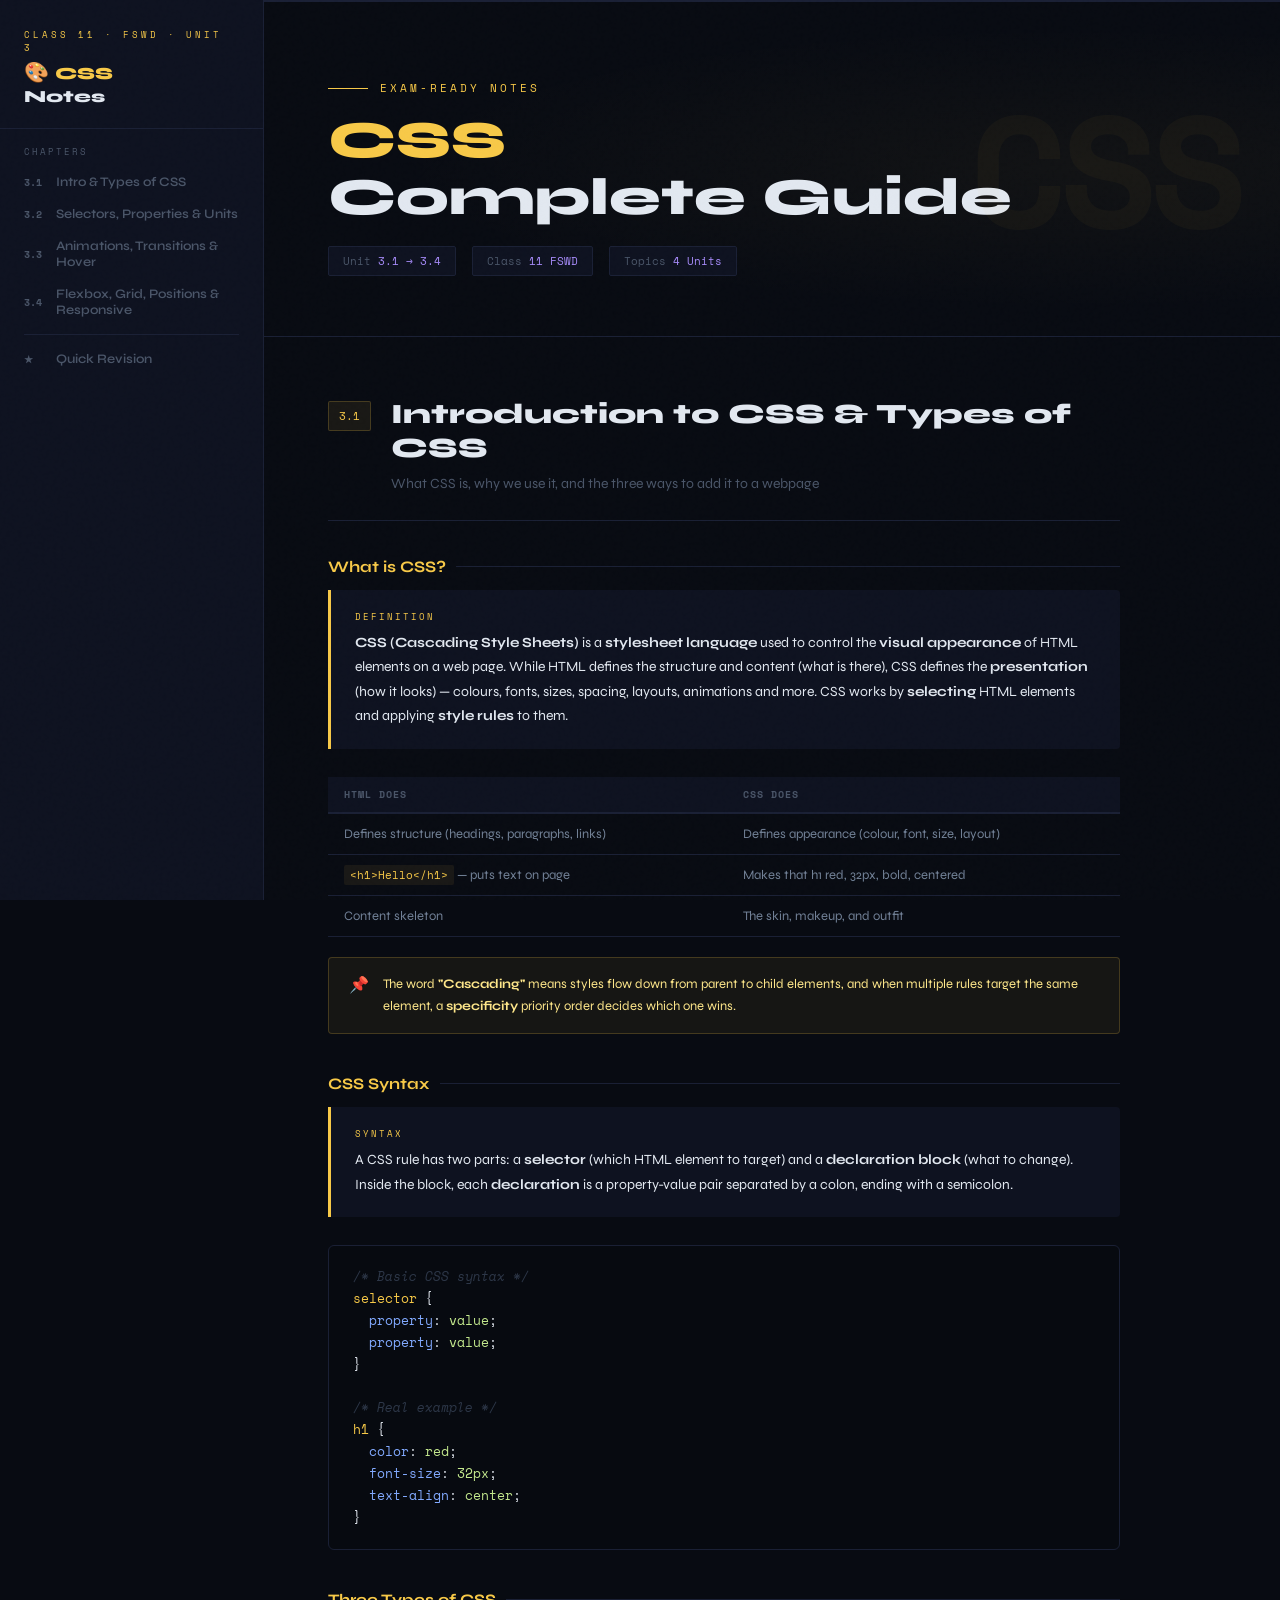
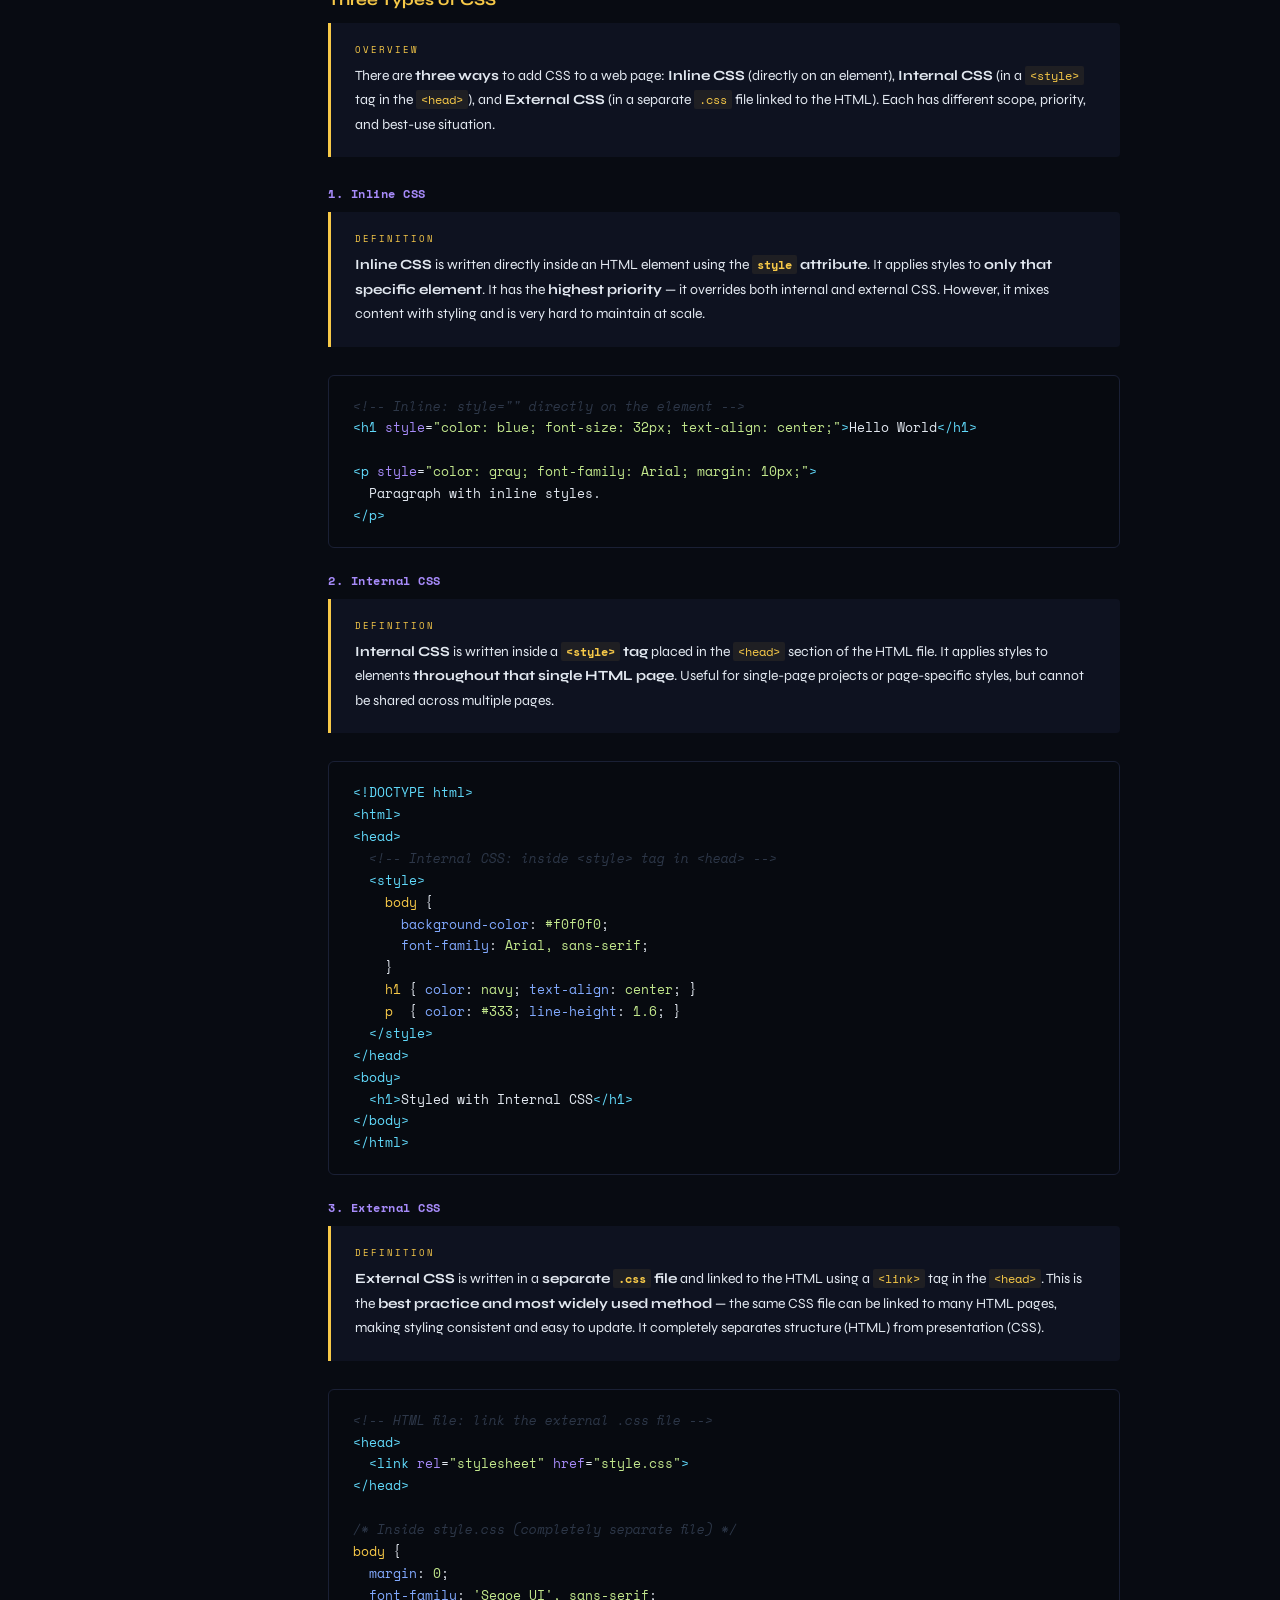
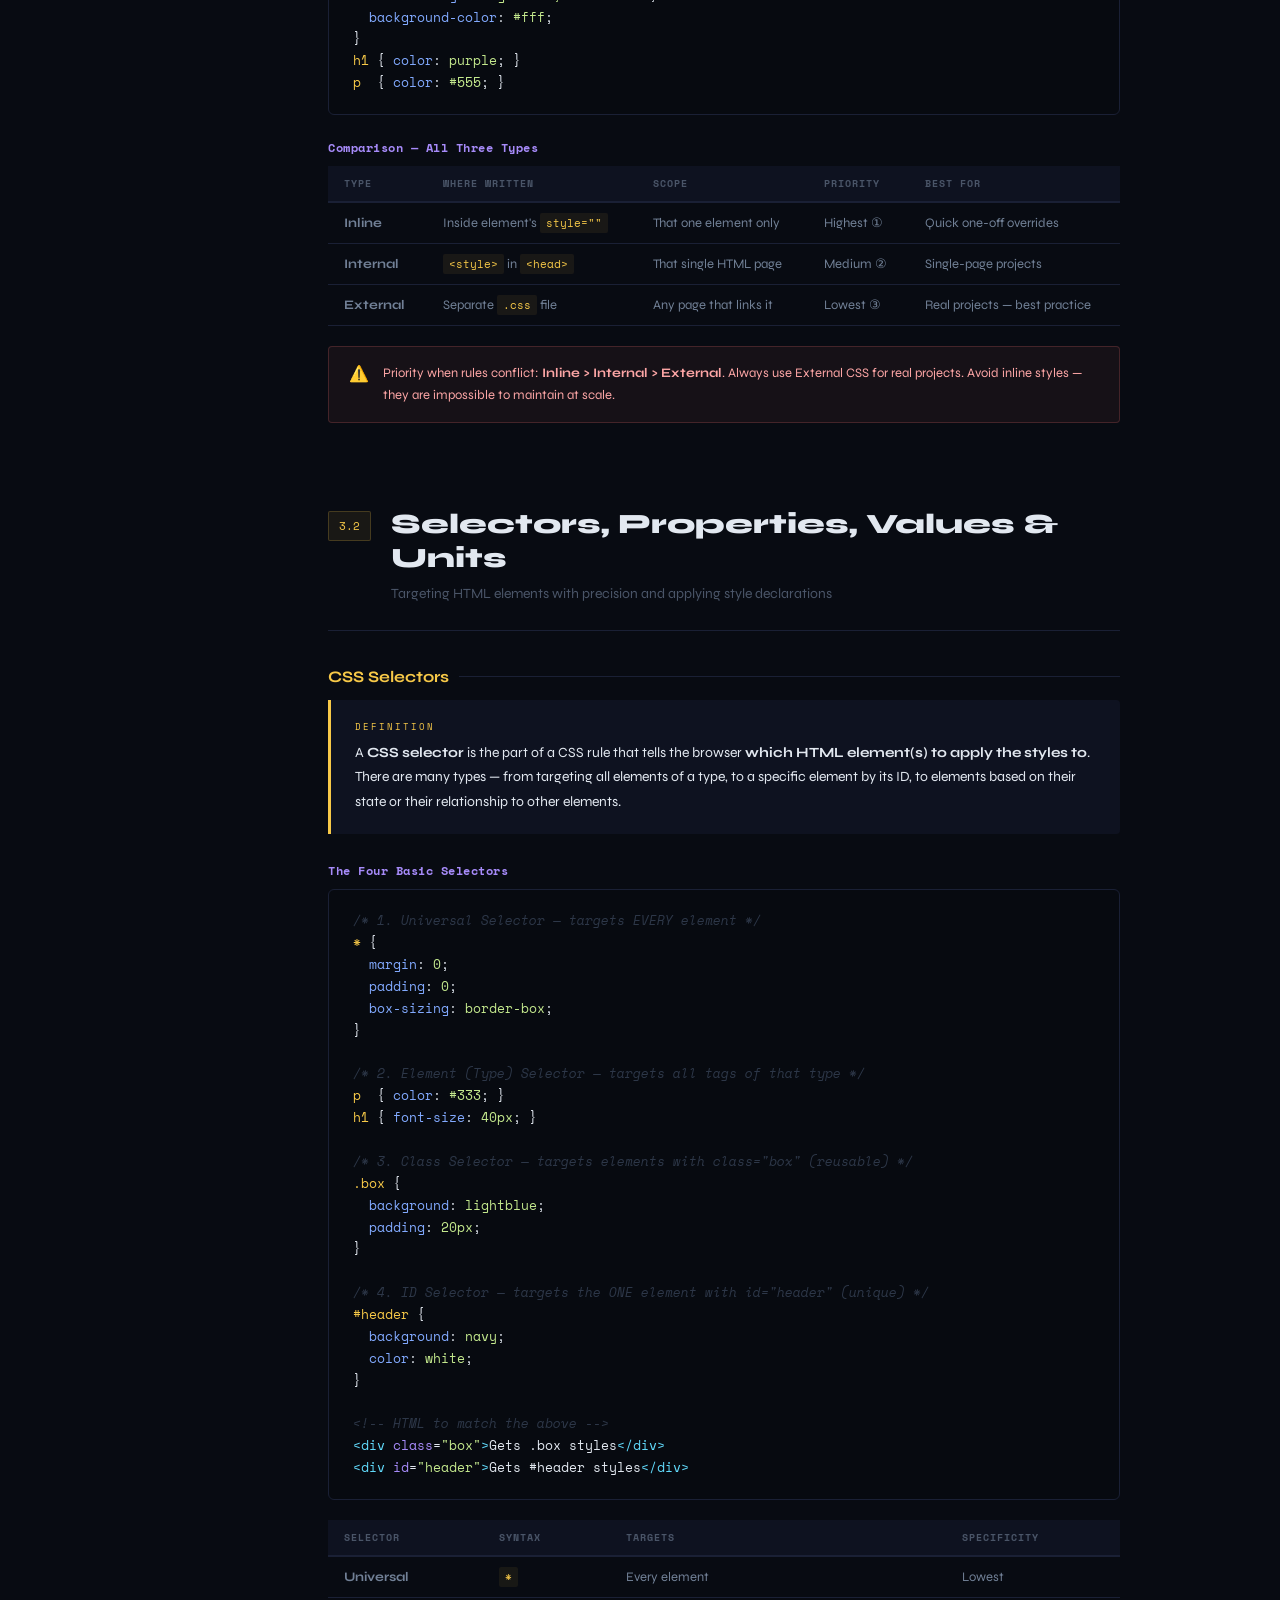
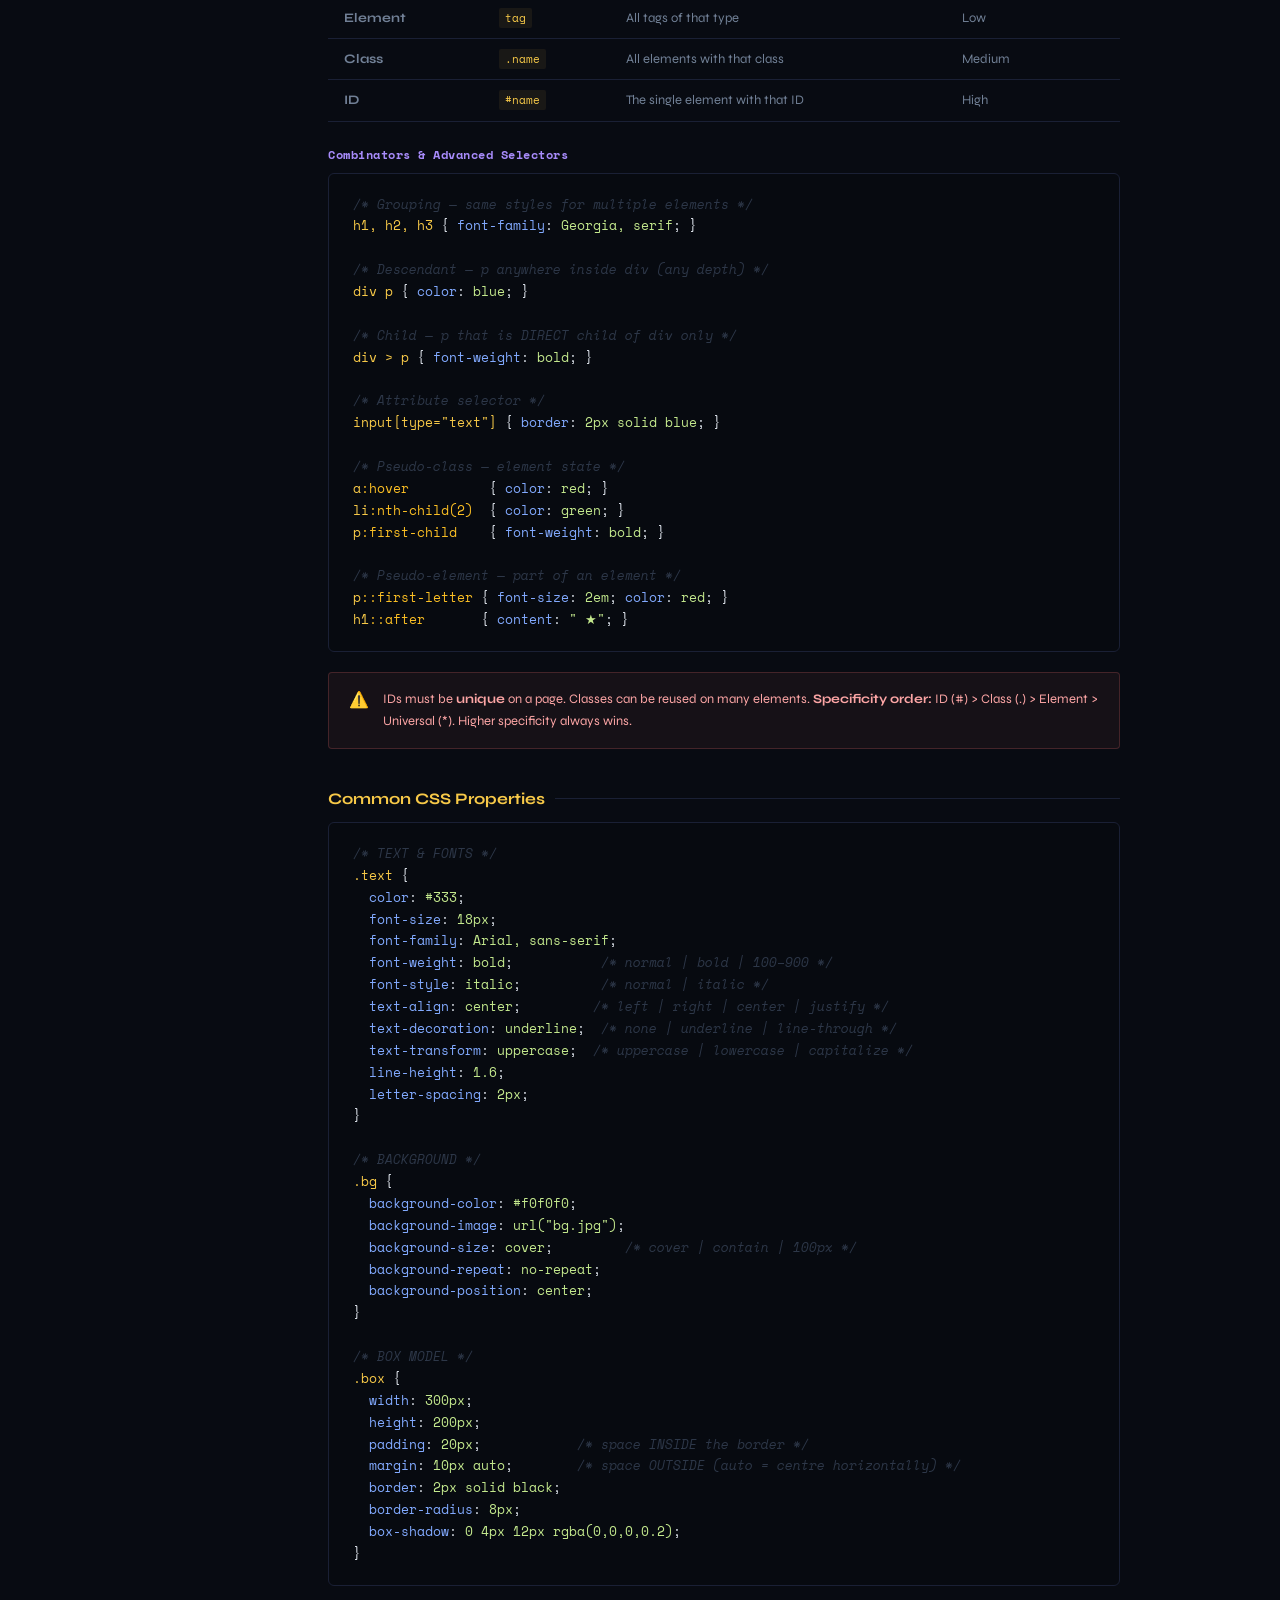
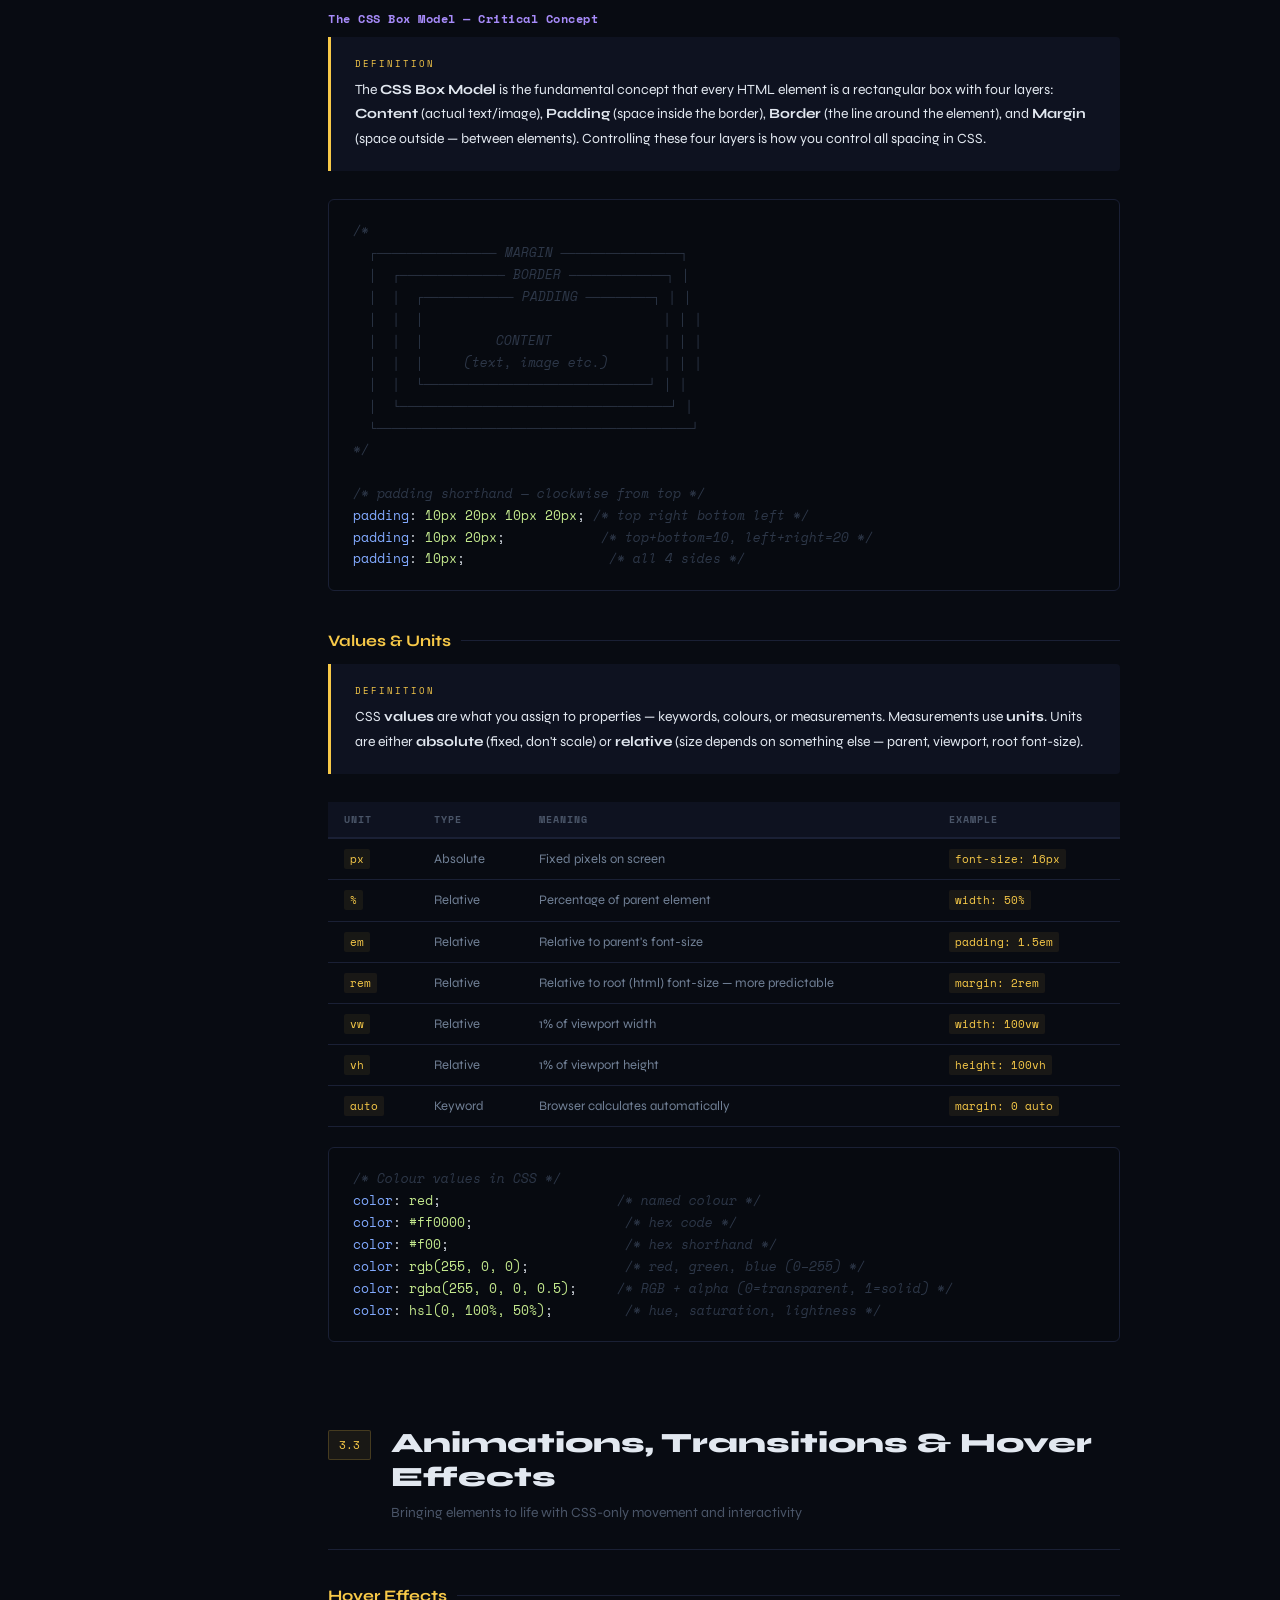
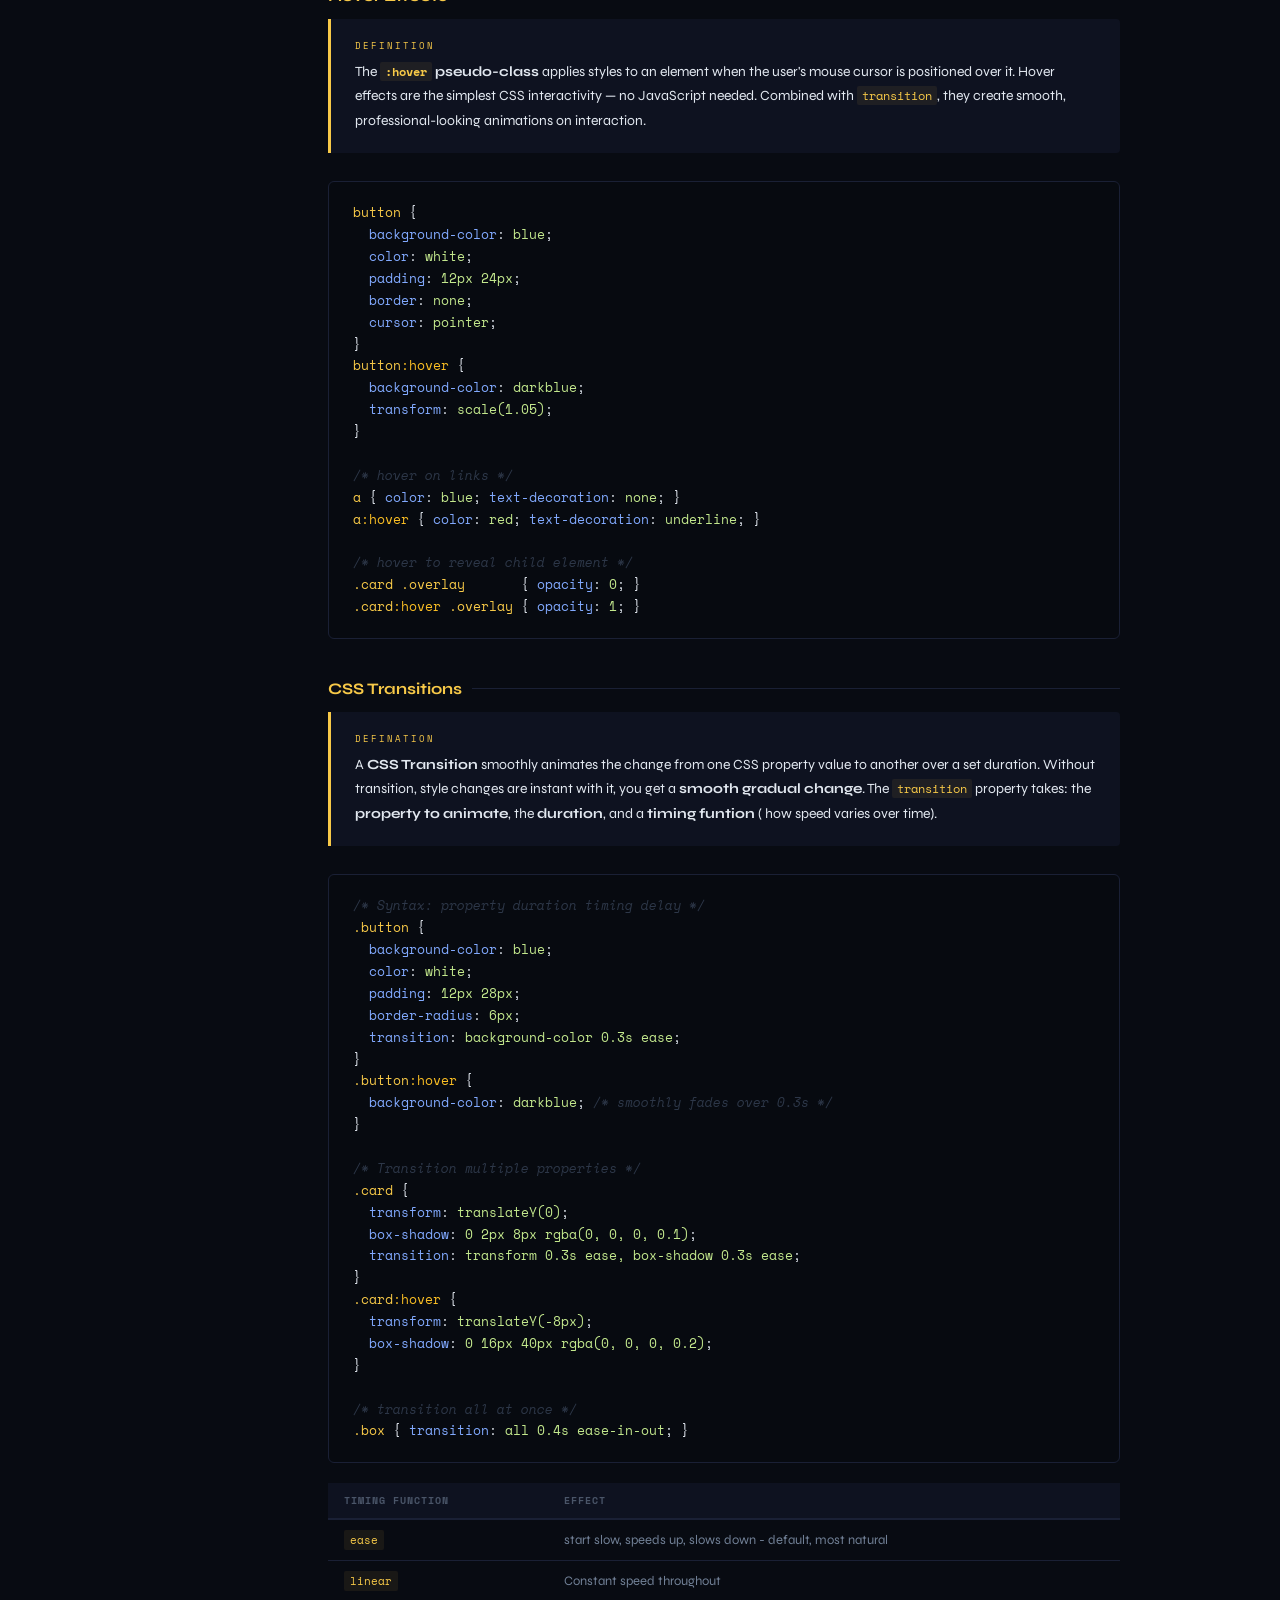
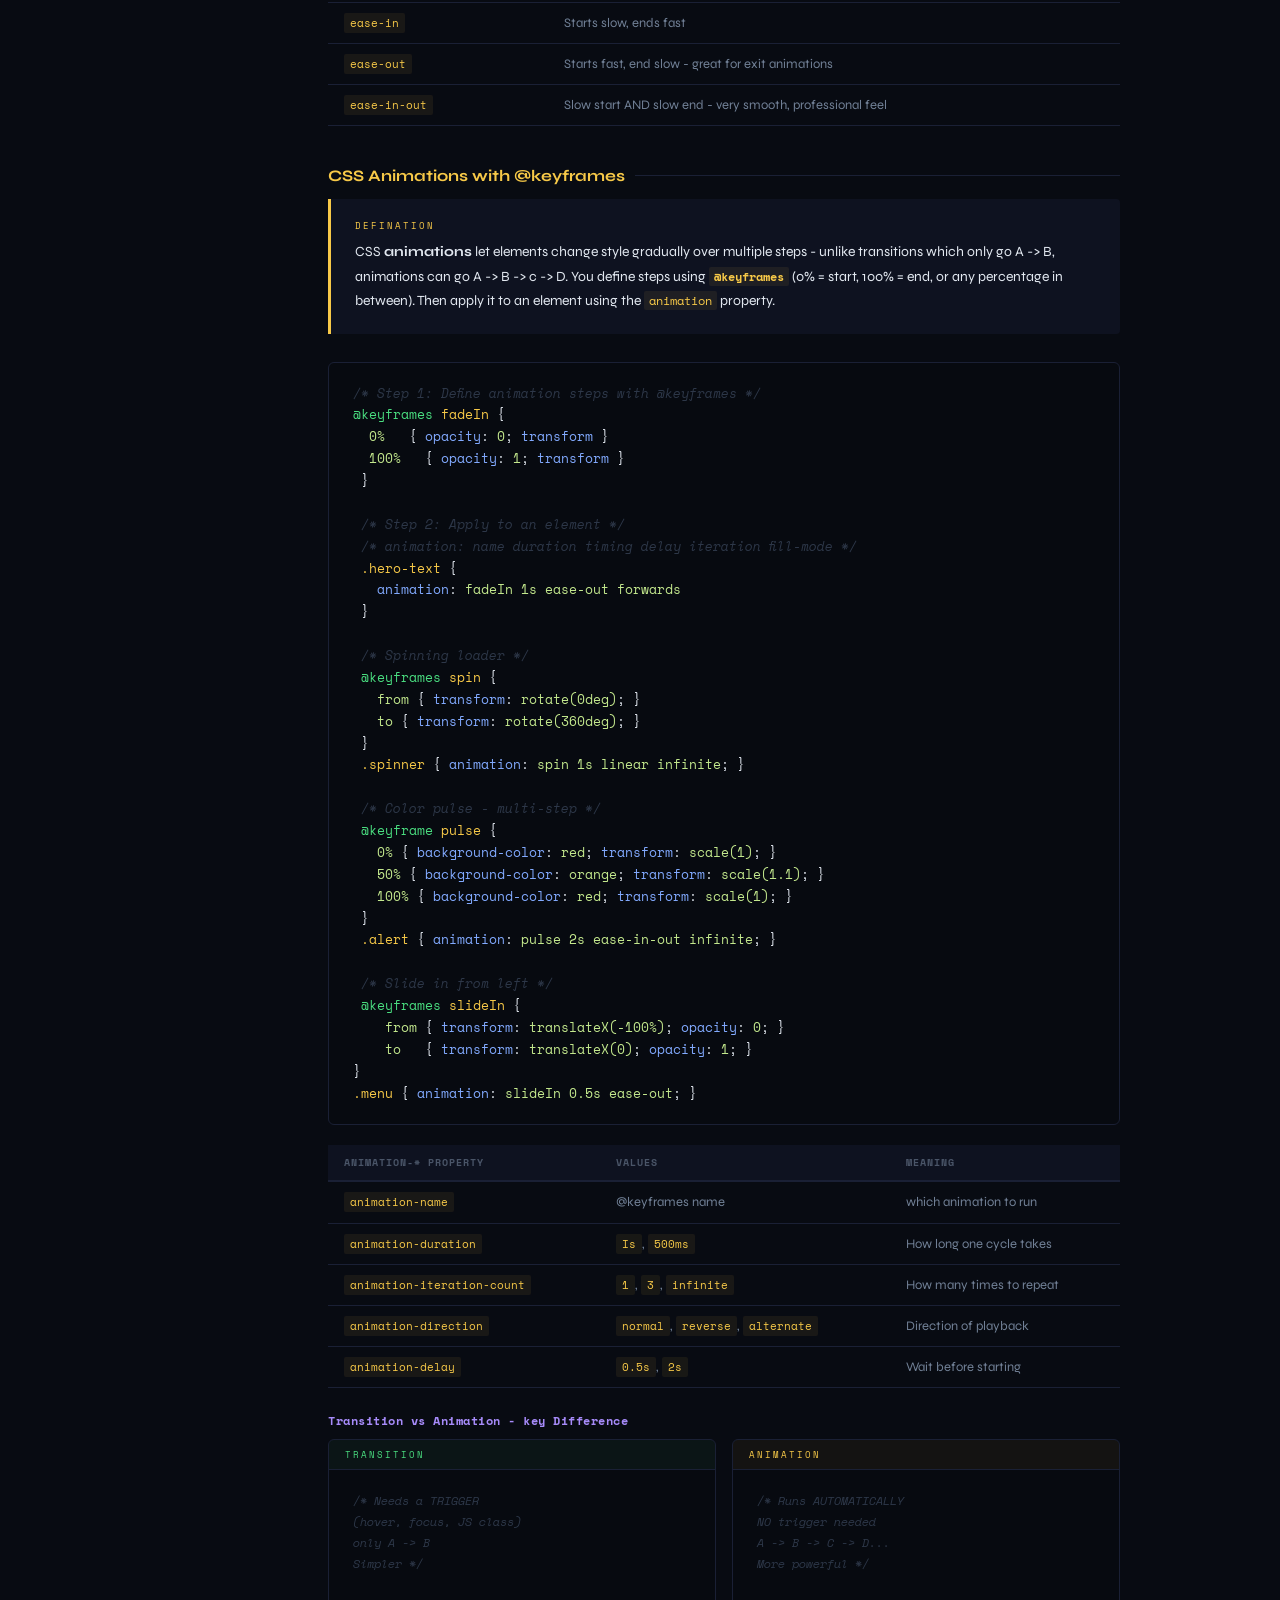
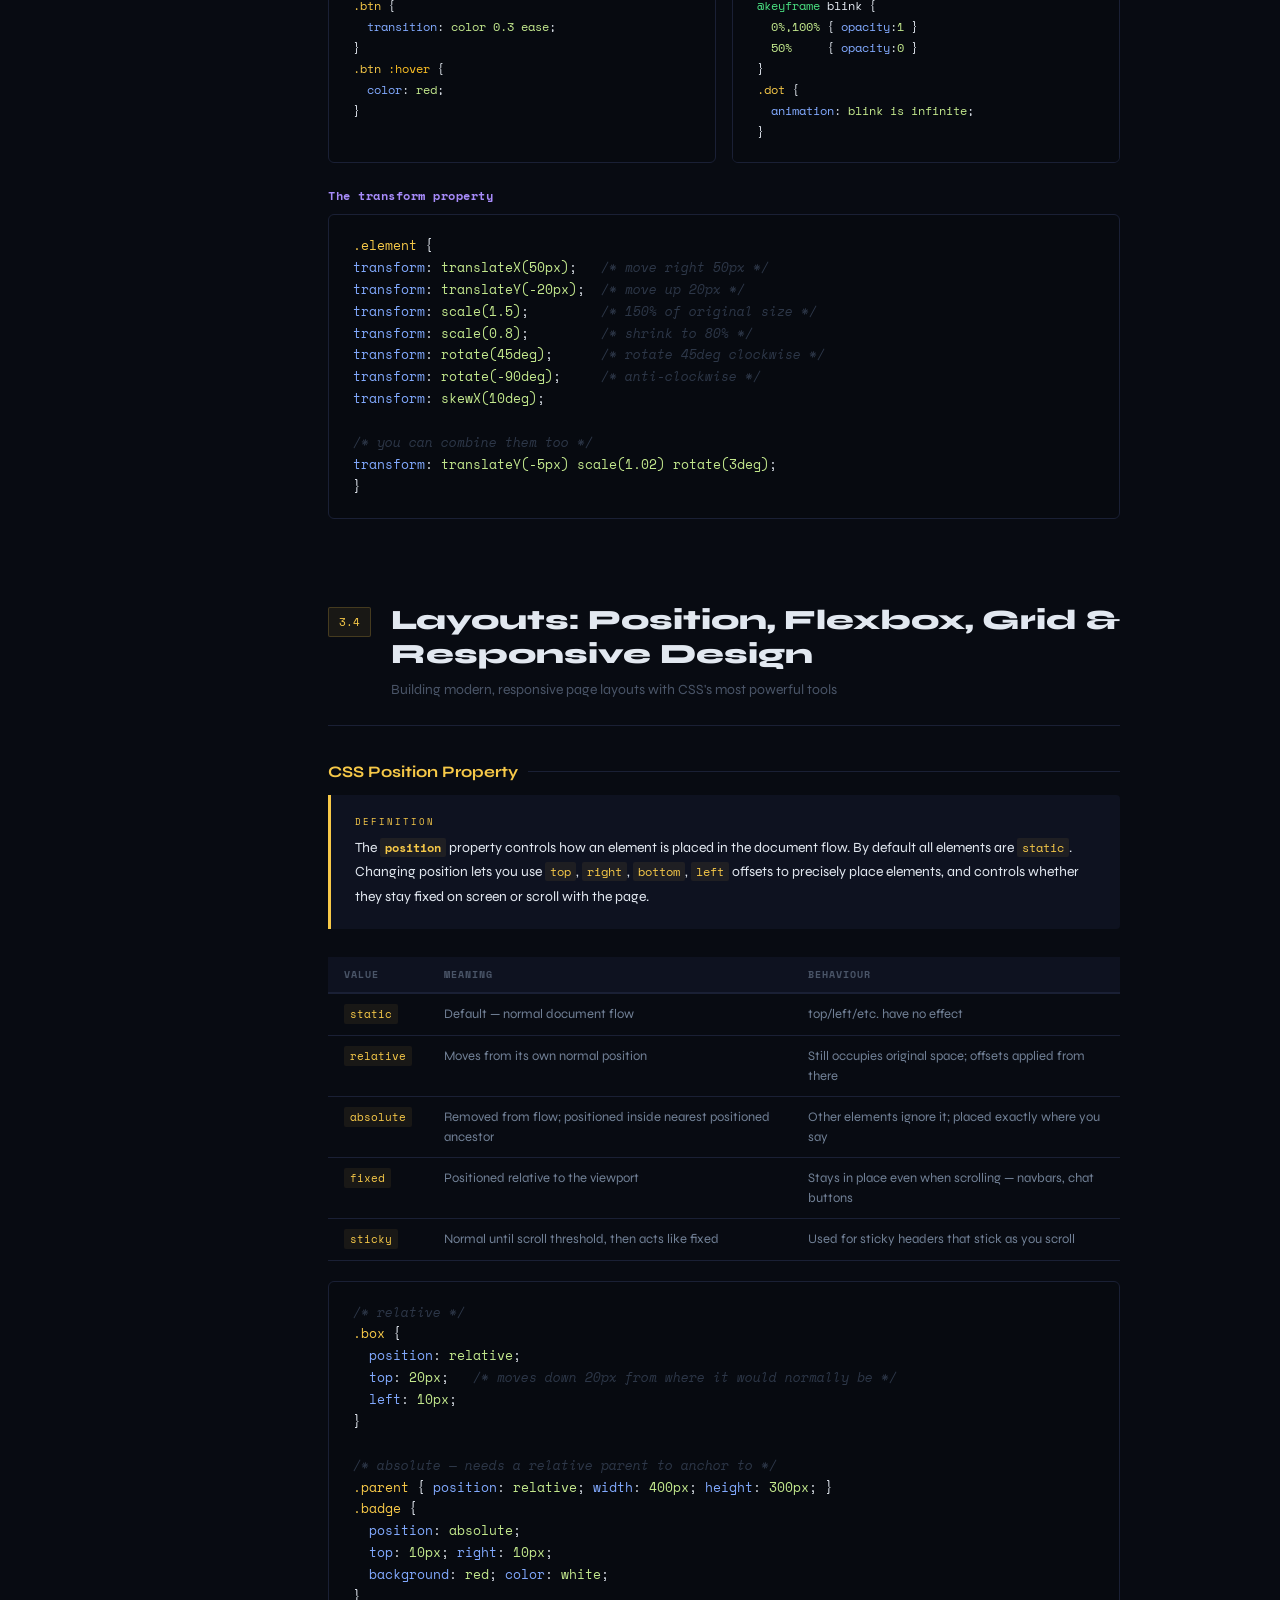
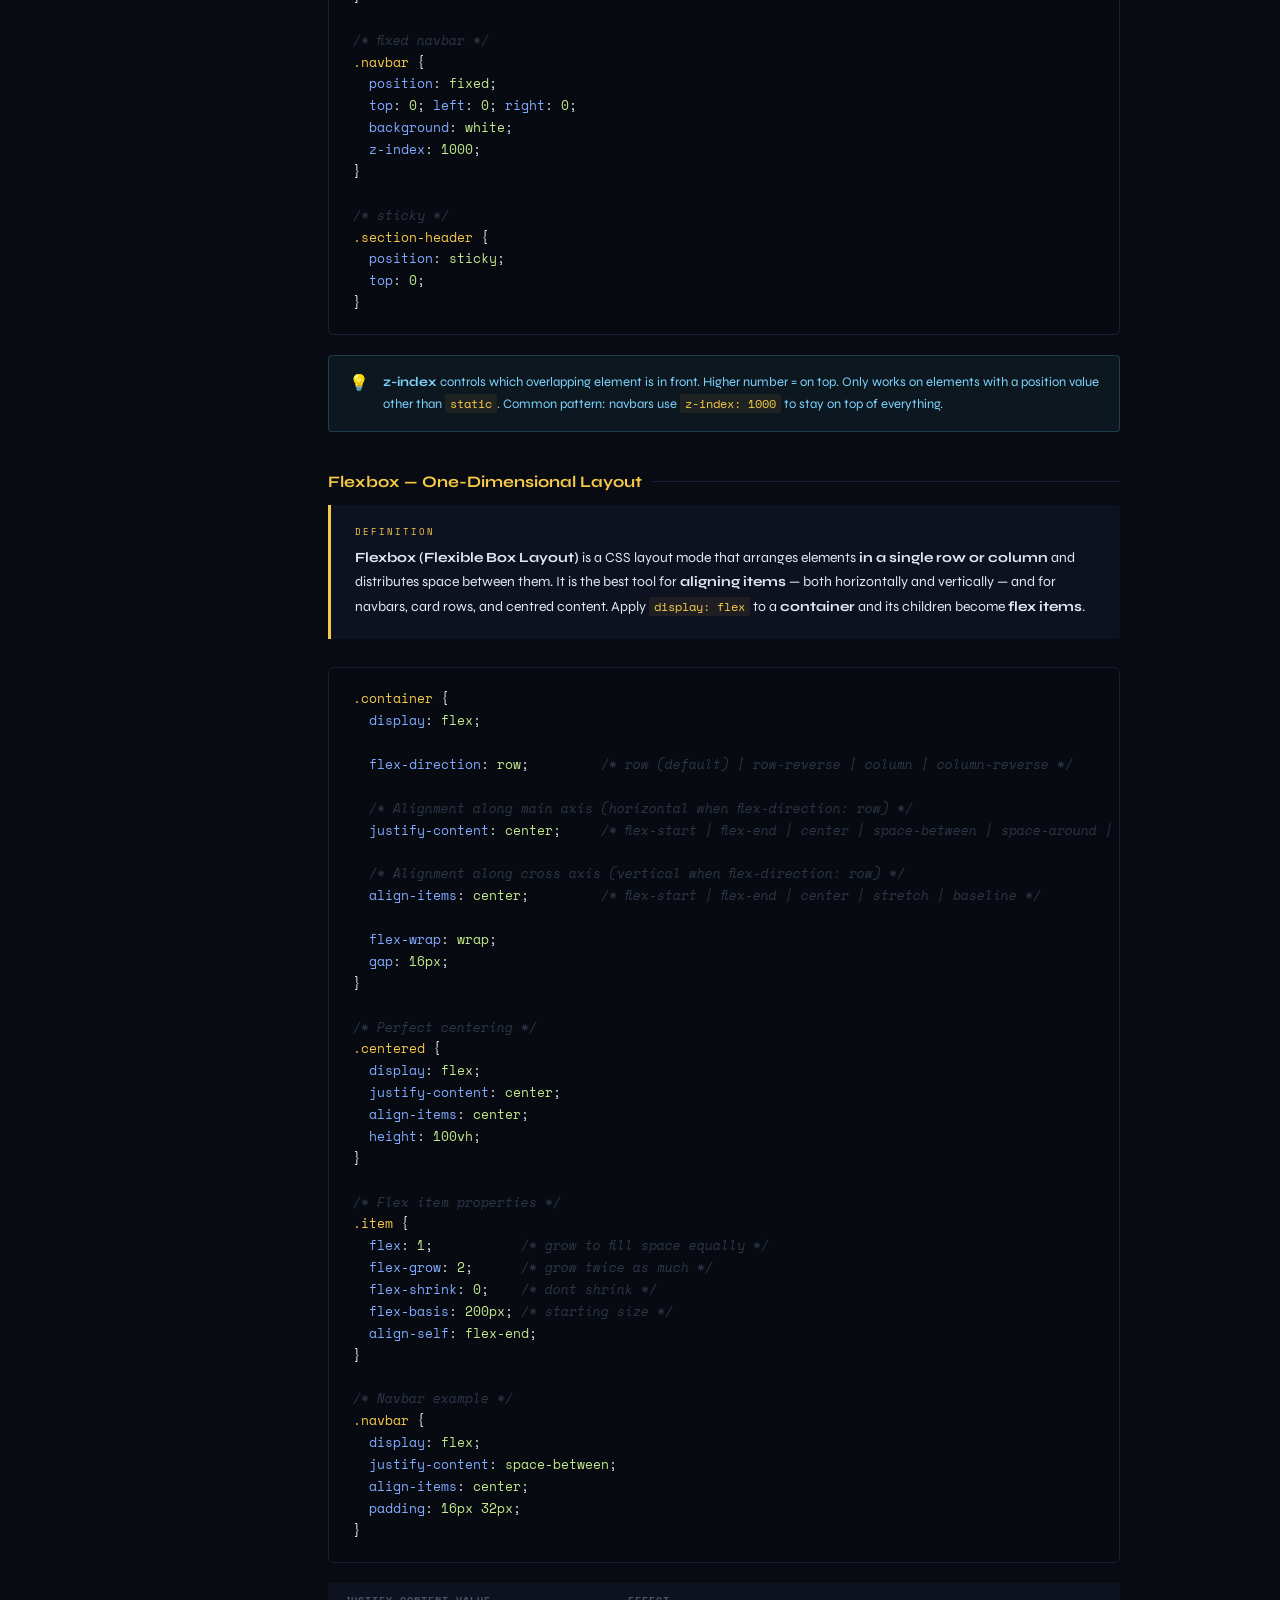
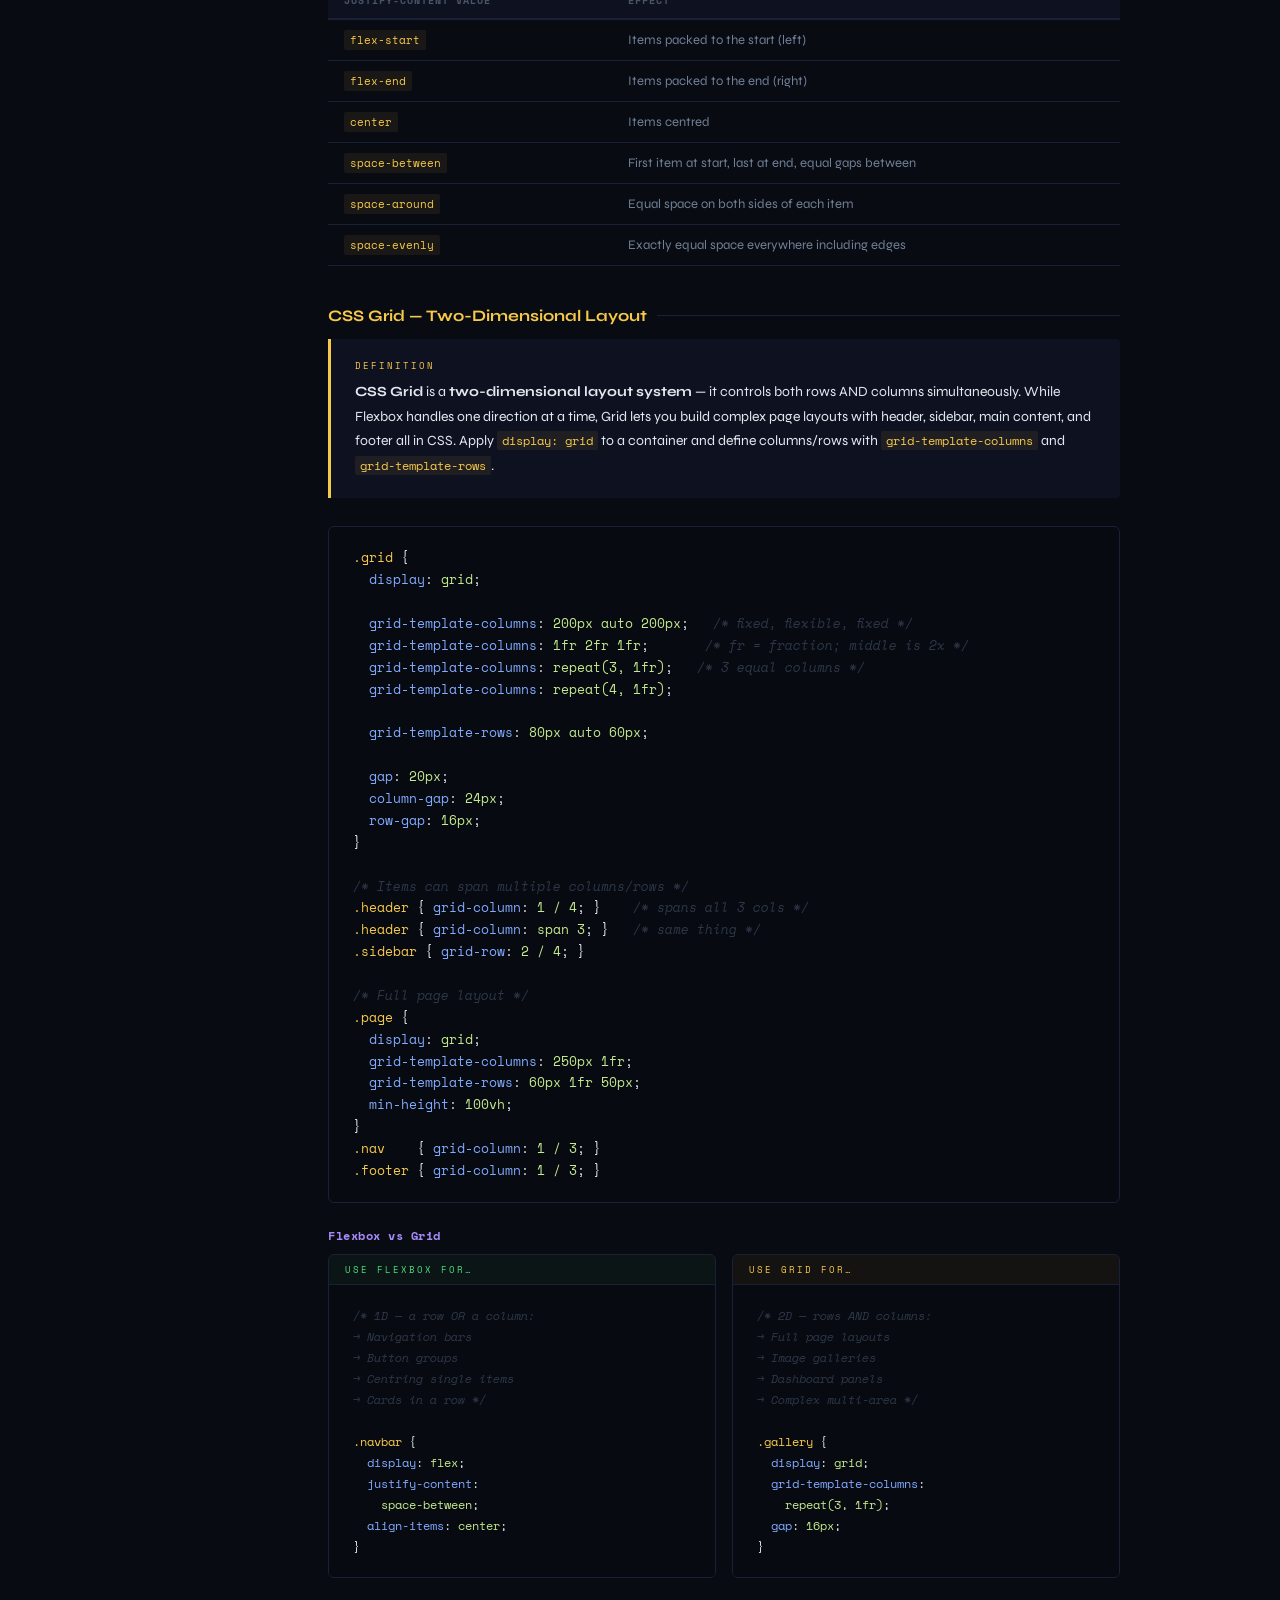
<file: index.html>
<!DOCTYPE html>
<html lang="en">

<head>
    <meta charset="UTF-8">
    <meta name="viewport" content="width=device-width, initial-scale=1.0">
    <title>CSS Notes </title>
    <link
        href="https://fonts.googleapis.com/css2?family=Space+Mono:ital,wght@0,400;0,700;1,400&family=Syne:wght@400;600;700;800&display=swap"
        rel="stylesheet">
    <link rel="stylesheet" href="style.css">
</head>

<body>
    <div class="scrollBar">
        <div class="scrollFill" id="sBar"></div>
    </div>

    <!-- sidebar html -->
    <aside class="leftPanel">
        <div class="brandArea">
            <span class="topBadge">Class 11 · FSWD · Unit 3</span>
            <h1><span class="logoEmoji">🎨</span><span>CSS</span><br>Notes</h1>
        </div>

        <div class="navGroup">
            <div class="navGroupLabel">Chapters</div>
            <a href="" class="sideLink" onclick="scrollTo('s31')"><span class="linkNum">3.1</span>Intro &amp; Types of
                CSS</a>
            <a href="" class="sideLink" onclick="scrollTo('s32')"><span class="linkNum">3.2</span>Selectors, Properties
                &amp; Units</a>
            <a href="" class="sideLink" onclick="scrollTo('s33')"><span class="linkNum">3.3</span>Animations,
                Transitions &amp; Hover</a>
            <a href="" class="sideLink" onclick="scrollTo('s34')"><span class="linkNum">3.4</span>Flexbox, Grid,
                Positions &amp; Responsive</a>
            <hr class="divLine">
            <a href="" class="sideLink" onclick="scrollTo('qref')"><span class="linkNum">★</span> Quick Revision</a>
        </div>
    </aside>

    <!-- main page -->
    <main class="rightSide">

        <div class="heroBanner">
            <div class="bgHugeText">CSS</div>
            <div class="heroSubtag">Exam-Ready Notes</div>
            <h2><span>CSS</span><br>Complete Guide</h2>
            <div class="pillRow">
                <div class="infoPill">Unit <span>3.1 → 3.4</span></div>
                <div class="infoPill">Class <span>11 FSWD</span></div>
                <div class="infoPill">Topics <span>4 Units</span></div>
            </div>
        </div>

        <div class="pageBody">

            <!-- unit 3.1 -->
            <div class="unitBlock" id="s31">
                <div class="unitHdr">
                    <div class="unitNum">3.1</div>
                    <div class="unitHdrText">
                        <h2>Introduction to CSS &amp; Types of CSS</h2>
                        <p>What CSS is, why we use it, and the three ways to add it to a webpage</p>
                    </div>
                </div>

                <div class="chunk">
                    <h3>What is CSS?</h3>
                    <div class="defBox">
                        <div class="defTag">Definition</div>
                        <p><strong>CSS (Cascading Style Sheets)</strong> is a <strong>stylesheet language</strong> used
                            to control the <strong>visual appearance</strong> of HTML elements on a web page. While HTML
                            defines the structure and content (what is there), CSS defines the
                            <strong>presentation</strong> (how it looks) — colours, fonts, sizes, spacing, layouts,
                            animations and more. CSS works by <strong>selecting</strong> HTML elements and applying
                            <strong>style rules</strong> to them.
                        </p>
                    </div>
                    <div class="tblWrap">
                        <table>
                            <tr>
                                <th>HTML does</th>
                                <th>CSS does</th>
                            </tr>
                            <tr>
                                <td>Defines structure (headings, paragraphs, links)</td>
                                <td>Defines appearance (colour, font, size, layout)</td>
                            </tr>
                            <tr>
                                <td><code>&lt;h1&gt;Hello&lt;/h1&gt;</code> — puts text on page</td>
                                <td>Makes that h1 red, 32px, bold, centered</td>
                            </tr>
                            <tr>
                                <td>Content skeleton</td>
                                <td>The skin, makeup, and outfit</td>
                            </tr>
                        </table>
                    </div>
                    <div class="alertBox isYellow">
                        <span class="ico">📌</span>
                        <span>The word <strong>"Cascading"</strong> means styles flow down from parent to child
                            elements, and when multiple rules target the same element, a <strong>specificity</strong>
                            priority order decides which one wins.</span>
                    </div>
                </div>

                <div class="chunk">
                    <h3>CSS Syntax</h3>
                    <div class="defBox">
                        <div class="defTag">Syntax</div>
                        <p>A CSS rule has two parts: a <strong>selector</strong> (which HTML element to target) and a
                            <strong>declaration block</strong> (what to change). Inside the block, each
                            <strong>declaration</strong> is a property-value pair separated by a colon, ending with a
                            semicolon.
                        </p>
                    </div>
                    <pre><span class="cm">/* Basic CSS syntax */</span>
<span class="sel">selector</span> {
  <span class="prp">property</span>: <span class="val">value</span>;
  <span class="prp">property</span>: <span class="val">value</span>;
}

<span class="cm">/* Real example */</span>
<span class="sel">h1</span> {
  <span class="prp">color</span>: <span class="val">red</span>;
  <span class="prp">font-size</span>: <span class="val">32px</span>;
  <span class="prp">text-align</span>: <span class="val">center</span>;
}</pre>
                </div>

                <div class="chunk">
                    <h3>Three Types of CSS</h3>
                    <div class="defBox">
                        <div class="defTag">Overview</div>
                        <p>There are <strong>three ways</strong> to add CSS to a web page: <strong>Inline CSS</strong>
                            (directly on an element), <strong>Internal CSS</strong> (in a <code>&lt;style&gt;</code> tag
                            in the <code>&lt;head&gt;</code>), and <strong>External CSS</strong> (in a separate
                            <code>.css</code> file linked to the HTML). Each has different scope, priority, and best-use
                            situation.
                        </p>
                    </div>

                    <h4>1. Inline CSS</h4>
                    <div class="defBox">
                        <div class="defTag">Definition</div>
                        <p><strong>Inline CSS</strong> is written directly inside an HTML element using the
                            <strong><code>style</code> attribute</strong>. It applies styles to <strong>only that
                                specific element</strong>. It has the <strong>highest priority</strong> — it overrides
                            both internal and external CSS. However, it mixes content with styling and is very hard to
                            maintain at scale.
                        </p>
                    </div>
                    <pre><span class="cm">&lt;!-- Inline: style="" directly on the element --&gt;</span>
<span class="tg">&lt;h1</span> <span class="at">style</span>=<span class="str">"color: blue; font-size: 32px; text-align: center;"</span><span class="tg">&gt;</span>Hello World<span class="tg">&lt;/h1&gt;</span>

<span class="tg">&lt;p</span> <span class="at">style</span>=<span class="str">"color: gray; font-family: Arial; margin: 10px;"</span><span class="tg">&gt;</span>
  Paragraph with inline styles.
<span class="tg">&lt;/p&gt;</span></pre>

                    <h4>2. Internal CSS</h4>
                    <div class="defBox">
                        <div class="defTag">Definition</div>
                        <p><strong>Internal CSS</strong> is written inside a <strong><code>&lt;style&gt;</code>
                                tag</strong> placed in the <code>&lt;head&gt;</code> section of the HTML file. It
                            applies styles to elements <strong>throughout that single HTML page</strong>. Useful for
                            single-page projects or page-specific styles, but cannot be shared across multiple pages.
                        </p>
                    </div>
                    <pre><span class="tg">&lt;!DOCTYPE html&gt;</span>
<span class="tg">&lt;html&gt;</span>
<span class="tg">&lt;head&gt;</span>
  <span class="cm">&lt;!-- Internal CSS: inside &lt;style&gt; tag in &lt;head&gt; --&gt;</span>
  <span class="tg">&lt;style&gt;</span>
    <span class="sel">body</span> {
      <span class="prp">background-color</span>: <span class="val">#f0f0f0</span>;
      <span class="prp">font-family</span>: <span class="val">Arial, sans-serif</span>;
    }
    <span class="sel">h1</span> { <span class="prp">color</span>: <span class="val">navy</span>; <span class="prp">text-align</span>: <span class="val">center</span>; }
    <span class="sel">p</span>  { <span class="prp">color</span>: <span class="val">#333</span>; <span class="prp">line-height</span>: <span class="val">1.6</span>; }
  <span class="tg">&lt;/style&gt;</span>
<span class="tg">&lt;/head&gt;</span>
<span class="tg">&lt;body&gt;</span>
  <span class="tg">&lt;h1&gt;</span>Styled with Internal CSS<span class="tg">&lt;/h1&gt;</span>
<span class="tg">&lt;/body&gt;</span>
<span class="tg">&lt;/html&gt;</span></pre>

                    <h4>3. External CSS</h4>
                    <div class="defBox">
                        <div class="defTag">Definition</div>
                        <p><strong>External CSS</strong> is written in a <strong>separate <code>.css</code>
                                file</strong> and linked to the HTML using a <code>&lt;link&gt;</code> tag in the
                            <code>&lt;head&gt;</code>. This is the <strong>best practice and most widely used
                                method</strong> — the same CSS file can be linked to many HTML pages, making styling
                            consistent and easy to update. It completely separates structure (HTML) from presentation
                            (CSS).
                        </p>
                    </div>
                    <pre><span class="cm">&lt;!-- HTML file: link the external .css file --&gt;</span>
<span class="tg">&lt;head&gt;</span>
  <span class="tg">&lt;link</span> <span class="at">rel</span>=<span class="str">"stylesheet"</span> <span class="at">href</span>=<span class="str">"style.css"</span><span class="tg">&gt;</span>
<span class="tg">&lt;/head&gt;</span>

<span class="cm">/* Inside style.css (completely separate file) */</span>
<span class="sel">body</span> {
  <span class="prp">margin</span>: <span class="val">0</span>;
  <span class="prp">font-family</span>: <span class="val">'Segoe UI', sans-serif</span>;
  <span class="prp">background-color</span>: <span class="val">#fff</span>;
}
<span class="sel">h1</span> { <span class="prp">color</span>: <span class="val">purple</span>; }
<span class="sel">p</span>  { <span class="prp">color</span>: <span class="val">#555</span>; }</pre>

                    <h4>Comparison — All Three Types</h4>
                    <div class="tblWrap">
                        <table>
                            <tr>
                                <th>Type</th>
                                <th>Where Written</th>
                                <th>Scope</th>
                                <th>Priority</th>
                                <th>Best For</th>
                            </tr>
                            <tr>
                                <td><strong>Inline</strong></td>
                                <td>Inside element's <code>style=""</code></td>
                                <td>That one element only</td>
                                <td>Highest ①</td>
                                <td>Quick one-off overrides</td>
                            </tr>
                            <tr>
                                <td><strong>Internal</strong></td>
                                <td><code>&lt;style&gt;</code> in <code>&lt;head&gt;</code></td>
                                <td>That single HTML page</td>
                                <td>Medium ②</td>
                                <td>Single-page projects</td>
                            </tr>
                            <tr>
                                <td><strong>External</strong></td>
                                <td>Separate <code>.css</code> file</td>
                                <td>Any page that links it</td>
                                <td>Lowest ③</td>
                                <td>Real projects — best practice</td>
                            </tr>
                        </table>
                    </div>
                    <div class="alertBox isDanger">
                        <span class="ico">⚠️</span>
                        <span>Priority when rules conflict: <strong>Inline &gt; Internal &gt; External</strong>. Always
                            use External CSS for real projects. Avoid inline styles — they are impossible to maintain at
                            scale.</span>
                    </div>
                </div>
            </div>

            <!-- unit 3.2 -->
            <div class="unitBlock" id="s32">
                <div class="unitHdr">
                    <div class="unitNum">3.2</div>
                    <div class="unitHdrText">
                        <h2>Selectors, Properties, Values &amp; Units</h2>
                        <p>Targeting HTML elements with precision and applying style declarations</p>
                    </div>
                </div>

                <div class="chunk">
                    <h3>CSS Selectors</h3>
                    <div class="defBox">
                        <div class="defTag">Definition</div>
                        <p>A <strong>CSS selector</strong> is the part of a CSS rule that tells the browser
                            <strong>which HTML element(s) to apply the styles to</strong>. There are many types — from
                            targeting all elements of a type, to a specific element by its ID, to elements based on
                            their state or their relationship to other elements.
                        </p>
                    </div>

                    <h4>The Four Basic Selectors</h4>
                    <pre><span class="cm">/* 1. Universal Selector — targets EVERY element */</span>
<span class="sel">*</span> {
  <span class="prp">margin</span>: <span class="val">0</span>;
  <span class="prp">padding</span>: <span class="val">0</span>;
  <span class="prp">box-sizing</span>: <span class="val">border-box</span>;
}

<span class="cm">/* 2. Element (Type) Selector — targets all tags of that type */</span>
<span class="sel">p</span>  { <span class="prp">color</span>: <span class="val">#333</span>; }
<span class="sel">h1</span> { <span class="prp">font-size</span>: <span class="val">40px</span>; }

<span class="cm">/* 3. Class Selector — targets elements with class="box" (reusable) */</span>
<span class="sel">.box</span> {
  <span class="prp">background</span>: <span class="val">lightblue</span>;
  <span class="prp">padding</span>: <span class="val">20px</span>;
}

<span class="cm">/* 4. ID Selector — targets the ONE element with id="header" (unique) */</span>
<span class="sel">#header</span> {
  <span class="prp">background</span>: <span class="val">navy</span>;
  <span class="prp">color</span>: <span class="val">white</span>;
}

<span class="cm">&lt;!-- HTML to match the above --&gt;</span>
<span class="tg">&lt;div</span> <span class="at">class</span>=<span class="str">"box"</span><span class="tg">&gt;</span>Gets .box styles<span class="tg">&lt;/div&gt;</span>
<span class="tg">&lt;div</span> <span class="at">id</span>=<span class="str">"header"</span><span class="tg">&gt;</span>Gets #header styles<span class="tg">&lt;/div&gt;</span></pre>

                    <div class="tblWrap">
                        <table>
                            <tr>
                                <th>Selector</th>
                                <th>Syntax</th>
                                <th>Targets</th>
                                <th>Specificity</th>
                            </tr>
                            <tr>
                                <td><strong>Universal</strong></td>
                                <td><code>*</code></td>
                                <td>Every element</td>
                                <td>Lowest</td>
                            </tr>
                            <tr>
                                <td><strong>Element</strong></td>
                                <td><code>tag</code></td>
                                <td>All tags of that type</td>
                                <td>Low</td>
                            </tr>
                            <tr>
                                <td><strong>Class</strong></td>
                                <td><code>.name</code></td>
                                <td>All elements with that class</td>
                                <td>Medium</td>
                            </tr>
                            <tr>
                                <td><strong>ID</strong></td>
                                <td><code>#name</code></td>
                                <td>The single element with that ID</td>
                                <td>High</td>
                            </tr>
                        </table>
                    </div>

                    <h4>Combinators &amp; Advanced Selectors</h4>
                    <pre><span class="cm">/* Grouping — same styles for multiple elements */</span>
<span class="sel">h1, h2, h3</span> { <span class="prp">font-family</span>: <span class="val">Georgia, serif</span>; }

<span class="cm">/* Descendant — p anywhere inside div (any depth) */</span>
<span class="sel">div p</span> { <span class="prp">color</span>: <span class="val">blue</span>; }

<span class="cm">/* Child — p that is DIRECT child of div only */</span>
<span class="sel">div > p</span> { <span class="prp">font-weight</span>: <span class="val">bold</span>; }

<span class="cm">/* Attribute selector */</span>
<span class="sel">input[type="text"]</span> { <span class="prp">border</span>: <span class="val">2px solid blue</span>; }

<span class="cm">/* Pseudo-class — element state */</span>
<span class="sel">a<span class="psd">:hover</span></span>          { <span class="prp">color</span>: <span class="val">red</span>; }
<span class="sel">li<span class="psd">:nth-child(2)</span></span>  { <span class="prp">color</span>: <span class="val">green</span>; }
<span class="sel">p<span class="psd">:first-child</span></span>    { <span class="prp">font-weight</span>: <span class="val">bold</span>; }

<span class="cm">/* Pseudo-element — part of an element */</span>
<span class="sel">p<span class="psd">::first-letter</span></span> { <span class="prp">font-size</span>: <span class="val">2em</span>; <span class="prp">color</span>: <span class="val">red</span>; }
<span class="sel">h1<span class="psd">::after</span></span>       { <span class="prp">content</span>: <span class="val">" ★"</span>; }</pre>

                    <div class="alertBox isDanger">
                        <span class="ico">⚠️</span>
                        <span>IDs must be <strong>unique</strong> on a page. Classes can be reused on many elements.
                            <strong>Specificity order:</strong> ID (#) &gt; Class (.) &gt; Element &gt; Universal (*).
                            Higher specificity always wins.</span>
                    </div>
                </div>

                <div class="chunk">
                    <h3>Common CSS Properties</h3>
                    <pre><span class="cm">/* TEXT & FONTS */</span>
<span class="sel">.text</span> {
  <span class="prp">color</span>: <span class="val">#333</span>;
  <span class="prp">font-size</span>: <span class="val">18px</span>;
  <span class="prp">font-family</span>: <span class="val">Arial, sans-serif</span>;
  <span class="prp">font-weight</span>: <span class="val">bold</span>;           <span class="cm">/* normal | bold | 100–900 */</span>
  <span class="prp">font-style</span>: <span class="val">italic</span>;          <span class="cm">/* normal | italic */</span>
  <span class="prp">text-align</span>: <span class="val">center</span>;         <span class="cm">/* left | right | center | justify */</span>
  <span class="prp">text-decoration</span>: <span class="val">underline</span>;  <span class="cm">/* none | underline | line-through */</span>
  <span class="prp">text-transform</span>: <span class="val">uppercase</span>;  <span class="cm">/* uppercase | lowercase | capitalize */</span>
  <span class="prp">line-height</span>: <span class="val">1.6</span>;
  <span class="prp">letter-spacing</span>: <span class="val">2px</span>;
}

<span class="cm">/* BACKGROUND */</span>
<span class="sel">.bg</span> {
  <span class="prp">background-color</span>: <span class="val">#f0f0f0</span>;
  <span class="prp">background-image</span>: <span class="val">url("bg.jpg")</span>;
  <span class="prp">background-size</span>: <span class="val">cover</span>;         <span class="cm">/* cover | contain | 100px */</span>
  <span class="prp">background-repeat</span>: <span class="val">no-repeat</span>;
  <span class="prp">background-position</span>: <span class="val">center</span>;
}

<span class="cm">/* BOX MODEL */</span>
<span class="sel">.box</span> {
  <span class="prp">width</span>: <span class="val">300px</span>;
  <span class="prp">height</span>: <span class="val">200px</span>;
  <span class="prp">padding</span>: <span class="val">20px</span>;            <span class="cm">/* space INSIDE the border */</span>
  <span class="prp">margin</span>: <span class="val">10px auto</span>;        <span class="cm">/* space OUTSIDE (auto = centre horizontally) */</span>
  <span class="prp">border</span>: <span class="val">2px solid black</span>;
  <span class="prp">border-radius</span>: <span class="val">8px</span>;
  <span class="prp">box-shadow</span>: <span class="val">0 4px 12px rgba(0,0,0,0.2)</span>;
}</pre>

                    <h4>The CSS Box Model — Critical Concept</h4>
                    <div class="defBox">
                        <div class="defTag">Definition</div>
                        <p>The <strong>CSS Box Model</strong> is the fundamental concept that every HTML element is a
                            rectangular box with four layers: <strong>Content</strong> (actual text/image),
                            <strong>Padding</strong> (space inside the border), <strong>Border</strong> (the line around
                            the element), and <strong>Margin</strong> (space outside — between elements). Controlling
                            these four layers is how you control all spacing in CSS.
                        </p>
                    </div>
                    <pre><span class="cm">/*
  ┌──────────────── MARGIN ────────────────┐
  │  ┌────────────── BORDER ─────────────┐ │
  │  │  ┌──────────── PADDING ─────────┐ │ │
  │  │  │                              │ │ │
  │  │  │         CONTENT              │ │ │
  │  │  │     (text, image etc.)       │ │ │
  │  │  └──────────────────────────────┘ │ │
  │  └────────────────────────────────────┘ │
  └──────────────────────────────────────────┘
*/</span>

<span class="cm">/* padding shorthand — clockwise from top */</span>
<span class="prp">padding</span>: <span class="val">10px 20px 10px 20px</span>; <span class="cm">/* top right bottom left */</span>
<span class="prp">padding</span>: <span class="val">10px 20px</span>;            <span class="cm">/* top+bottom=10, left+right=20 */</span>
<span class="prp">padding</span>: <span class="val">10px</span>;                  <span class="cm">/* all 4 sides */</span></pre>
                </div>

                <div class="chunk">
                    <h3>Values &amp; Units</h3>
                    <div class="defBox">
                        <div class="defTag">Definition</div>
                        <p>CSS <strong>values</strong> are what you assign to properties — keywords, colours, or
                            measurements. Measurements use <strong>units</strong>. Units are either
                            <strong>absolute</strong> (fixed, don't scale) or <strong>relative</strong> (size depends on
                            something else — parent, viewport, root font-size).
                        </p>
                    </div>
                    <div class="tblWrap">
                        <table>
                            <tr>
                                <th>Unit</th>
                                <th>Type</th>
                                <th>Meaning</th>
                                <th>Example</th>
                            </tr>
                            <tr>
                                <td><code>px</code></td>
                                <td>Absolute</td>
                                <td>Fixed pixels on screen</td>
                                <td><code>font-size: 16px</code></td>
                            </tr>
                            <tr>
                                <td><code>%</code></td>
                                <td>Relative</td>
                                <td>Percentage of parent element</td>
                                <td><code>width: 50%</code></td>
                            </tr>
                            <tr>
                                <td><code>em</code></td>
                                <td>Relative</td>
                                <td>Relative to parent's font-size</td>
                                <td><code>padding: 1.5em</code></td>
                            </tr>
                            <tr>
                                <td><code>rem</code></td>
                                <td>Relative</td>
                                <td>Relative to root (html) font-size — more predictable</td>
                                <td><code>margin: 2rem</code></td>
                            </tr>
                            <tr>
                                <td><code>vw</code></td>
                                <td>Relative</td>
                                <td>1% of viewport width</td>
                                <td><code>width: 100vw</code></td>
                            </tr>
                            <tr>
                                <td><code>vh</code></td>
                                <td>Relative</td>
                                <td>1% of viewport height</td>
                                <td><code>height: 100vh</code></td>
                            </tr>
                            <tr>
                                <td><code>auto</code></td>
                                <td>Keyword</td>
                                <td>Browser calculates automatically</td>
                                <td><code>margin: 0 auto</code></td>
                            </tr>
                        </table>
                    </div>
                    <pre><span class="cm">/* Colour values in CSS */</span>
<span class="prp">color</span>: <span class="val">red</span>;                      <span class="cm">/* named colour */</span>
<span class="prp">color</span>: <span class="val">#ff0000</span>;                   <span class="cm">/* hex code */</span>
<span class="prp">color</span>: <span class="val">#f00</span>;                      <span class="cm">/* hex shorthand */</span>
<span class="prp">color</span>: <span class="val">rgb(255, 0, 0)</span>;            <span class="cm">/* red, green, blue (0–255) */</span>
<span class="prp">color</span>: <span class="val">rgba(255, 0, 0, 0.5)</span>;     <span class="cm">/* RGB + alpha (0=transparent, 1=solid) */</span>
<span class="prp">color</span>: <span class="val">hsl(0, 100%, 50%)</span>;         <span class="cm">/* hue, saturation, lightness */</span></pre>
                </div>
            </div>

            <!-- unit 3.3 -->
            <div class="unitBlock" id="s33">
                <div class="unitHdr">
                    <div class="unitNum">3.3</div>
                    <div class="unitHdrText">
                        <h2>Animations, Transitions &amp; Hover Effects</h2>
                        <p>Bringing elements to life with CSS-only movement and interactivity</p>
                    </div>
                </div>

                <div class="chunk">
                    <h3>Hover Effects</h3>
                    <div class="defBox">
                        <div class="defTag">Definition</div>
                        <p>The <strong><code>:hover</code> pseudo-class</strong> applies styles to an element when the
                            user's mouse cursor is positioned over it. Hover effects are the simplest CSS interactivity
                            — no JavaScript needed. Combined with <code>transition</code>, they create smooth,
                            professional-looking animations on interaction.</p>
                    </div>
                    <pre><span class="sel">button</span> {
  <span class="prp">background-color</span>: <span class="val">blue</span>;
  <span class="prp">color</span>: <span class="val">white</span>;
  <span class="prp">padding</span>: <span class="val">12px 24px</span>;
  <span class="prp">border</span>: <span class="val">none</span>;
  <span class="prp">cursor</span>: <span class="val">pointer</span>;
}
<span class="sel">button<span class="psd">:hover</span></span> {
  <span class="prp">background-color</span>: <span class="val">darkblue</span>;
  <span class="prp">transform</span>: <span class="val">scale(1.05)</span>;
}

<span class="cm">/* hover on links */</span>
<span class="sel">a</span> { <span class="prp">color</span>: <span class="val">blue</span>; <span class="prp">text-decoration</span>: <span class="val">none</span>; }
<span class="sel">a<span class="psd">:hover</span></span> { <span class="prp">color</span>: <span class="val">red</span>; <span class="prp">text-decoration</span>: <span class="val">underline</span>; }

<span class="cm">/* hover to reveal child element */</span>
<span class="sel">.card .overlay</span>       { <span class="prp">opacity</span>: <span class="val">0</span>; }
<span class="sel">.card<span class="psd">:hover</span> .overlay</span> { <span class="prp">opacity</span>: <span class="val">1</span>; }</pre>
                </div>

                <div class="chunk">
                    <h3>CSS Transitions</h3>
                    <div class="defBox">
                        <div class="defTag">Defination</div>
                        <p>A <strong>CSS Transition</strong> smoothly animates the change from one CSS property value to
                             another over a set duration. Without transition, style changes are instant with it, you get
                             a <strong>smooth gradual change</strong>. The <code>transition</code> property takes: the 
                            <strong>property to animate</strong>, the <strong>duration</strong>, and a  <strong>timing
                                funtion</strong> ( how speed varies over time).
                        </p>
                    </div>
                    <pre><span class="cm">/* Syntax: property duration timing delay */</span>
<span class="sel">.button</span> { 
  <span class="prp">background-color</span>: <span class="val">blue</span>;
  <span class="prp">color</span>: <span class="val">white</span>;
  <span class="prp">padding</span>: <span class="val">12px 28px</span>;
  <span class="prp">border-radius</span>: <span class="val">6px</span>;
  <span class="prp">transition</span>: <span class="val">background-color 0.3s ease</span>;
}
<span class="sel">.button<span class="psd">:hover</span></span> {
  <span class="prp">background-color</span>: <span class="val">darkblue</span>; <span class="cm">/* smoothly fades over 0.3s */</span>
}

<span class="cm">/* Transition multiple properties */</span>
<span class="sel">.card</span> {
  <span class="prp">transform</span>: <span class="val">translateY(0)</span>;
  <span class="prp">box-shadow</span>: <span class="val">0 2px 8px rgba(0, 0, 0, 0.1)</span>;
  <span class="prp">transition</span>: <span class="val">transform 0.3s ease, box-shadow 0.3s ease</span>;
}
<span class="sel">.card<spam class="psd">:hover</spam></span> { 
  <span class="prp">transform</span>: <span class="val">translateY(-8px)</span>;
  <span class="prp">box-shadow</span>: <span class="val">0 16px 40px rgba(0, 0, 0, 0.2)</span>;
}

<span class="cm">/* transition all at once */</span>
<span class="sel">.box</span> { <span class="prp">transition</span>: <span class="val">all 0.4s ease-in-out</span>; }</pre>

                   <div class="tblWrap">
                      <table>
                        <tr>
                            <th>Timing Function</th>
                            <th>Effect</th>
                        </tr>
                        <tr>
                            <td><code>ease</code></td>
                            <td>start slow, speeds up, slows down - default, most natural</td>
                        </tr>
                        <tr>
                            <td><code>linear</code></td>
                            <td>Constant speed throughout</td>
                        </tr>
                        <tr>
                            <td><code>ease-in</code></td>
                            <td>Starts slow, ends fast</td>
                        </tr>
                        <tr>
                            <td><code>ease-out</code></td>
                            <td>Starts fast, end slow - great for exit animations</td>
                        </tr>
                        <tr>
                            <td><code>ease-in-out</code></td>
                            <td>Slow start AND slow end - very smooth, professional feel </td>
                        </tr>
                      </table>
                    </div>
                </div>

                <div class="chunk">
                    <h3>CSS Animations with @keyframes</h3>
                    <div class="defBox">
                        <div class="defTag">Defination</div>
                        <p>CSS <strong>animations</strong> let elements change style gradually over multiple steps -
                            unlike transitions which only go A -> B, animations can go A -> B -> c -> D. You define steps
                            using <strong><code>@keyframes</code></strong> (0% = start, 100% = end, or any percentage in 
                            between). Then apply it to an element using the <code>animation</code> property.</p>
                    </div>
                    <pre><span class="cm">/* Step 1: Define animation steps with @keyframes */</span>
<span class="anim">@keyframes</span> <span class="sel">fadeIn</span> { 
  <span class="val">0%</span>   { <span class="prp">opacity</span>: <span class="val">0</span>; <span class="prp">transform</span> }
  <span class="val">100%</span>   { <span class="prp">opacity</span>: <span class="val">1</span>; <span class="prp">transform</span> }
 }

 <span class="cm">/* Step 2: Apply to an element */</span>
 <span class="cm">/* animation: name duration timing delay iteration fill-mode */</span>
 <span class="sel">.hero-text</span> {
   <span class="prp">animation</span>: <span class="val">fadeIn 1s ease-out forwards</span>
 }

 <span class="cm">/* Spinning loader */</span>
 <span class="anim">@keyframes</span> <span class="sel">spin</span> {
   <span class="val">from</span> { <span class="prp">transform</span>: <span class="val">rotate(0deg)</span>; }
   <span class="val">to</span> { <span class="prp">transform</span>: <span class="val">rotate(360deg)</span>; }
 }
 <span class="sel">.spinner</span> { <span class="prp">animation</span>: <span class="val">spin 1s linear infinite</span>; }
 
 <span class="cm">/* Color pulse - multi-step */</span>
 <span class="anim">@keyframe</span> <span class="sel">pulse</span> {
   <span class="val">0%</span> { <span class="prp">background-color</span>: <span class="val">red</span>; <span class="prp">transform</span>: <span class="val">scale(1)</span>; }
   <span class="val">50%</span> { <span class="prp">background-color</span>: <span class="val">orange</span>; <span class="prp">transform</span>: <span class="val">scale(1.1)</span>; }
   <span class="val">100%</span> { <span class="prp">background-color</span>: <span class="val">red</span>; <span class="prp">transform</span>: <span class="val">scale(1)</span>; }
 }
 <span class="sel">.alert</span> { <span class="prp">animation</span>: <span class="val">pulse 2s ease-in-out infinite</span>; }

 <span class="cm">/* Slide in from left */</span>
 <span class="anim">@keyframes</span> <span class="sel">slideIn</span> { 
    <span class="val">from</span> { <span class="prp">transform</span>: <span class="val">translateX(-100%)</span>; <span class="prp">opacity</span>: <span class="val">0</span>; }
    <span class="val">to</span>   { <span class="prp">transform</span>: <span class="val">translateX(0)</span>; <span class="prp">opacity</span>: <span class="val">1</span>; }
}
<span class="sel">.menu</span> { <span class="prp">animation</span>: <span class="val">slideIn 0.5s ease-out</span>; }</pre>

                   <div class="tblWrap">
                    <table>
                        <tr>
                            <th>animation-* property</th>
                            <th>Values</th>
                            <th>Meaning</th>
                        </tr>
                        <tr>
                            <td><code>animation-name</code></td>
                            <td>@keyframes name</td>
                            <td>which animation to run</td>
                        </tr>
                        <tr>
                            <td><code>animation-duration</code></td>
                            <td><code>Is</code>, <code>500ms</code></td>
                            <td>How long one cycle takes</td>
                        </tr>
                        <tr>
                            <td><code>animation-iteration-count</code></td>
                            <td><code>1</code>, <code>3</code>, <code>infinite</code></td>
                            <td>How many times to repeat</td>
                        </tr>
                        <tr>
                            <td><code>animation-direction</code></td>
                            <td><code>normal</code>, <code>reverse</code>, <code>alternate</code></td>
                            <td>Direction of playback</td>
                        </tr>
                        <tr>
                            <td><code>animation-delay</code></td>
                            <td><code>0.5s</code>, <code>2s</code></td>
                            <td>Wait before starting</td>
                        </tr>
                    </table>
                   </div>

                   <h4>Transition vs Animation - key Difference</h4>
                   <div class="sideBySide">
                       <div class="sideBox greenBox">
                           <div class="sideBoxLabel">Transition</div> 
                           <pre><span class="cm">/* Needs a TRIGGER
(hover, focus, JS class)
only A -> B
Simpler */</span>

<span class="sel">.btn</span> { 
  <span class="prp">transition</span>: <span class="val">color 0.3 ease</span>;  
}
<span class="sel">.btn <span class="psd">:hover</span></span> { 
  <span class="prp">color</span>: <span class="val">red</span>;
}</pre>
                       </div>
                       <div class="sideBox yellowBox">
                           <div class="sideBoxLabel">Animation</div> 
                           <pre><span class="cm">/* Runs AUTOMATICALLY
NO trigger needed
A -> B -> C -> D... 
More powerful */</span>

<span class="anim">@keyframe</span> blink {
  <span class="val">0%,100%</span> { <span class="prp">opacity</span>:<span class="val">1</span> }
  <span class="val">50%</span>     { <span class="prp">opacity</span>:<span class="val">0</span> }
}
<span class="sel">.dot</span> {
  <span class="prp">animation</span>: <span class="val">blink is infinite</span>;
}</pre>
                       </div>
                   </div>

                   <h4>The transform property</h4>
                   <pre><span class="sel">.element</span> {
<span class="prp">transform</span>: <span class="val">translateX(50px)</span>;   <span class="cm">/* move right 50px */</span> 
<span class="prp">transform</span>: <span class="val">translateY(-20px)</span>;  <span class="cm">/* move up 20px */</span>
<span class="prp">transform</span>: <span class="val">scale(1.5)</span>;         <span class="cm">/* 150% of original size */</span>
<span class="prp">transform</span>: <span class="val">scale(0.8)</span>;         <span class="cm">/* shrink to 80% */</span>
<span class="prp">transform</span>: <span class="val">rotate(45deg)</span>;      <span class="cm">/* rotate 45deg clockwise */</span>
<span class="prp">transform</span>: <span class="val">rotate(-90deg)</span>;     <span class="cm">/* anti-clockwise */</span>
<span class="prp">transform</span>: <span class="val">skewX(10deg)</span>;  

<span class="cm">/* you can combine them too */</span>
<span class="prp">transform</span>: <span class="val">translateY(-5px) scale(1.02) rotate(3deg)</span>;
} </pre>
                </div>
            </div>

            <!-- unit 3.4 -->
                        <div class="unitBlock" id="s34">
                <div class="unitHdr">
                    <div class="unitNum">3.4</div>
                    <div class="unitHdrText">
                        <h2>Layouts: Position, Flexbox, Grid &amp; Responsive Design</h2>
                        <p>Building modern, responsive page layouts with CSS's most powerful tools</p>
                    </div>
                </div>

                <div class="chunk">
                    <h3>CSS Position Property</h3>
                    <div class="defBox">
                        <div class="defTag">Definition</div>
                        <p>The <strong><code>position</code></strong> property controls how an element is placed in the
                            document flow. By default all elements are <code>static</code>. Changing position lets you
                            use <code>top</code>, <code>right</code>, <code>bottom</code>, <code>left</code> offsets to
                            precisely place elements, and controls whether they stay fixed on screen or scroll with the
                            page.</p>
                    </div>
                    <div class="tblWrap">
                        <table>
                            <tr>
                                <th>Value</th>
                                <th>Meaning</th>
                                <th>Behaviour</th>
                            </tr>
                            <tr>
                                <td><code>static</code></td>
                                <td>Default — normal document flow</td>
                                <td>top/left/etc. have no effect</td>
                            </tr>
                            <tr>
                                <td><code>relative</code></td>
                                <td>Moves from its own normal position</td>
                                <td>Still occupies original space; offsets applied from there</td>
                            </tr>
                            <tr>
                                <td><code>absolute</code></td>
                                <td>Removed from flow; positioned inside nearest positioned ancestor</td>
                                <td>Other elements ignore it; placed exactly where you say</td>
                            </tr>
                            <tr>
                                <td><code>fixed</code></td>
                                <td>Positioned relative to the viewport</td>
                                <td>Stays in place even when scrolling — navbars, chat buttons</td>
                            </tr>
                            <tr>
                                <td><code>sticky</code></td>
                                <td>Normal until scroll threshold, then acts like fixed</td>
                                <td>Used for sticky headers that stick as you scroll</td>
                            </tr>
                        </table>
                    </div>
                    <pre><span class="cm">/* relative */</span>
<span class="sel">.box</span> {
  <span class="prp">position</span>: <span class="val">relative</span>;
  <span class="prp">top</span>: <span class="val">20px</span>;   <span class="cm">/* moves down 20px from where it would normally be */</span>
  <span class="prp">left</span>: <span class="val">10px</span>;
}

<span class="cm">/* absolute — needs a relative parent to anchor to */</span>
<span class="sel">.parent</span> { <span class="prp">position</span>: <span class="val">relative</span>; <span class="prp">width</span>: <span class="val">400px</span>; <span class="prp">height</span>: <span class="val">300px</span>; }
<span class="sel">.badge</span> {
  <span class="prp">position</span>: <span class="val">absolute</span>;
  <span class="prp">top</span>: <span class="val">10px</span>; <span class="prp">right</span>: <span class="val">10px</span>;
  <span class="prp">background</span>: <span class="val">red</span>; <span class="prp">color</span>: <span class="val">white</span>;
}

<span class="cm">/* fixed navbar */</span>
<span class="sel">.navbar</span> {
  <span class="prp">position</span>: <span class="val">fixed</span>;
  <span class="prp">top</span>: <span class="val">0</span>; <span class="prp">left</span>: <span class="val">0</span>; <span class="prp">right</span>: <span class="val">0</span>;
  <span class="prp">background</span>: <span class="val">white</span>;
  <span class="prp">z-index</span>: <span class="val">1000</span>;
}

<span class="cm">/* sticky */</span>
<span class="sel">.section-header</span> {
  <span class="prp">position</span>: <span class="val">sticky</span>;
  <span class="prp">top</span>: <span class="val">0</span>;
}</pre>
                    <div class="alertBox isInfo">
                        <span class="ico">💡</span>
                        <span><strong>z-index</strong> controls which overlapping element is in front. Higher number =
                            on top. Only works on elements with a position value other than <code>static</code>. Common
                            pattern: navbars use <code>z-index: 1000</code> to stay on top of everything.</span>
                    </div>
                </div>

                <div class="chunk">
                    <h3>Flexbox — One-Dimensional Layout</h3>
                    <div class="defBox">
                        <div class="defTag">Definition</div>
                        <p><strong>Flexbox (Flexible Box Layout)</strong> is a CSS layout mode that arranges elements
                            <strong>in a single row or column</strong> and distributes space between them. It is the
                            best tool for <strong>aligning items</strong> — both horizontally and vertically — and for
                            navbars, card rows, and centred content. Apply <code>display: flex</code> to a
                            <strong>container</strong> and its children become <strong>flex items</strong>.
                        </p>
                    </div>
                    <pre><span class="sel">.container</span> {
  <span class="prp">display</span>: <span class="val">flex</span>;

  <span class="prp">flex-direction</span>: <span class="val">row</span>;         <span class="cm">/* row (default) | row-reverse | column | column-reverse */</span>

  <span class="cm">/* Alignment along main axis (horizontal when flex-direction: row) */</span>
  <span class="prp">justify-content</span>: <span class="val">center</span>;     <span class="cm">/* flex-start | flex-end | center | space-between | space-around | space-evenly */</span>

  <span class="cm">/* Alignment along cross axis (vertical when flex-direction: row) */</span>
  <span class="prp">align-items</span>: <span class="val">center</span>;         <span class="cm">/* flex-start | flex-end | center | stretch | baseline */</span>

  <span class="prp">flex-wrap</span>: <span class="val">wrap</span>;
  <span class="prp">gap</span>: <span class="val">16px</span>;
}

<span class="cm">/* Perfect centering */</span>
<span class="sel">.centered</span> {
  <span class="prp">display</span>: <span class="val">flex</span>;
  <span class="prp">justify-content</span>: <span class="val">center</span>;
  <span class="prp">align-items</span>: <span class="val">center</span>;
  <span class="prp">height</span>: <span class="val">100vh</span>;
}

<span class="cm">/* Flex item properties */</span>
<span class="sel">.item</span> {
  <span class="prp">flex</span>: <span class="val">1</span>;           <span class="cm">/* grow to fill space equally */</span>
  <span class="prp">flex-grow</span>: <span class="val">2</span>;      <span class="cm">/* grow twice as much */</span>
  <span class="prp">flex-shrink</span>: <span class="val">0</span>;    <span class="cm">/* dont shrink */</span>
  <span class="prp">flex-basis</span>: <span class="val">200px</span>; <span class="cm">/* starting size */</span>
  <span class="prp">align-self</span>: <span class="val">flex-end</span>;
}

<span class="cm">/* Navbar example */</span>
<span class="sel">.navbar</span> {
  <span class="prp">display</span>: <span class="val">flex</span>;
  <span class="prp">justify-content</span>: <span class="val">space-between</span>;
  <span class="prp">align-items</span>: <span class="val">center</span>;
  <span class="prp">padding</span>: <span class="val">16px 32px</span>;
}</pre>

                    <div class="tblWrap">
                        <table>
                            <tr>
                                <th>justify-content value</th>
                                <th>Effect</th>
                            </tr>
                            <tr>
                                <td><code>flex-start</code></td>
                                <td>Items packed to the start (left)</td>
                            </tr>
                            <tr>
                                <td><code>flex-end</code></td>
                                <td>Items packed to the end (right)</td>
                            </tr>
                            <tr>
                                <td><code>center</code></td>
                                <td>Items centred</td>
                            </tr>
                            <tr>
                                <td><code>space-between</code></td>
                                <td>First item at start, last at end, equal gaps between</td>
                            </tr>
                            <tr>
                                <td><code>space-around</code></td>
                                <td>Equal space on both sides of each item</td>
                            </tr>
                            <tr>
                                <td><code>space-evenly</code></td>
                                <td>Exactly equal space everywhere including edges</td>
                            </tr>
                        </table>
                    </div>
                </div>

                <div class="chunk">
                    <h3>CSS Grid — Two-Dimensional Layout</h3>
                    <div class="defBox">
                        <div class="defTag">Definition</div>
                        <p><strong>CSS Grid</strong> is a <strong>two-dimensional layout system</strong> — it controls
                            both rows AND columns simultaneously. While Flexbox handles one direction at a time, Grid
                            lets you build complex page layouts with header, sidebar, main content, and footer all in
                            CSS. Apply <code>display: grid</code> to a container and define columns/rows with
                            <code>grid-template-columns</code> and <code>grid-template-rows</code>.
                        </p>
                    </div>
                    <pre><span class="sel">.grid</span> {
  <span class="prp">display</span>: <span class="val">grid</span>;

  <span class="prp">grid-template-columns</span>: <span class="val">200px auto 200px</span>;   <span class="cm">/* fixed, flexible, fixed */</span>
  <span class="prp">grid-template-columns</span>: <span class="val">1fr 2fr 1fr</span>;       <span class="cm">/* fr = fraction; middle is 2x */</span>
  <span class="prp">grid-template-columns</span>: <span class="val">repeat(3, 1fr)</span>;   <span class="cm">/* 3 equal columns */</span>
  <span class="prp">grid-template-columns</span>: <span class="val">repeat(4, 1fr)</span>;

  <span class="prp">grid-template-rows</span>: <span class="val">80px auto 60px</span>;

  <span class="prp">gap</span>: <span class="val">20px</span>;
  <span class="prp">column-gap</span>: <span class="val">24px</span>;
  <span class="prp">row-gap</span>: <span class="val">16px</span>;
}

<span class="cm">/* Items can span multiple columns/rows */</span>
<span class="sel">.header</span> { <span class="prp">grid-column</span>: <span class="val">1 / 4</span>; }    <span class="cm">/* spans all 3 cols */</span>
<span class="sel">.header</span> { <span class="prp">grid-column</span>: <span class="val">span 3</span>; }   <span class="cm">/* same thing */</span>
<span class="sel">.sidebar</span> { <span class="prp">grid-row</span>: <span class="val">2 / 4</span>; }

<span class="cm">/* Full page layout */</span>
<span class="sel">.page</span> {
  <span class="prp">display</span>: <span class="val">grid</span>;
  <span class="prp">grid-template-columns</span>: <span class="val">250px 1fr</span>;
  <span class="prp">grid-template-rows</span>: <span class="val">60px 1fr 50px</span>;
  <span class="prp">min-height</span>: <span class="val">100vh</span>;
}
<span class="sel">.nav</span>    { <span class="prp">grid-column</span>: <span class="val">1 / 3</span>; }
<span class="sel">.footer</span> { <span class="prp">grid-column</span>: <span class="val">1 / 3</span>; }</pre>

                    <h4>Flexbox vs Grid</h4>
                    <div class="sideBySide">
                        <div class="sideBox greenBox">
                            <div class="sideBoxLabel">Use Flexbox for…</div>
                            <pre><span class="cm">/* 1D — a row OR a column:
→ Navigation bars
→ Button groups
→ Centring single items
→ Cards in a row */</span>

<span class="sel">.navbar</span> {
  <span class="prp">display</span>: <span class="val">flex</span>;
  <span class="prp">justify-content</span>:
    <span class="val">space-between</span>;
  <span class="prp">align-items</span>: <span class="val">center</span>;
}</pre>
                        </div>
                        <div class="sideBox yellowBox">
                            <div class="sideBoxLabel">Use Grid for…</div>
                            <pre><span class="cm">/* 2D — rows AND columns:
→ Full page layouts
→ Image galleries
→ Dashboard panels
→ Complex multi-area */</span>

<span class="sel">.gallery</span> {
  <span class="prp">display</span>: <span class="val">grid</span>;
  <span class="prp">grid-template-columns</span>:
    <span class="val">repeat(3, 1fr)</span>;
  <span class="prp">gap</span>: <span class="val">16px</span>;
}</pre>
                        </div>
                    </div>
                </div>

                <div class="chunk">
                    <h3>Responsive Web Design &amp; the Meta Tag</h3>
                    <div class="defBox">
                        <div class="defTag">Definition</div>
                        <p><strong>Responsive Web Design (RWD)</strong> means building web pages that <strong>look good
                                and work well on all screen sizes</strong> — desktop, tablet, and mobile. The page
                            adapts its layout and styles based on the viewport (screen) width. Three key tools make this
                            work: the <strong>viewport meta tag</strong>, <strong>CSS media queries</strong>, and
                            <strong>flexible units</strong> like %, rem, vw, vh.
                        </p>
                    </div>

                    <h4>The Viewport Meta Tag</h4>
                    <div class="defBox">
                        <div class="defTag">Definition</div>
                        <p>The <strong>viewport meta tag</strong> is placed in <code>&lt;head&gt;</code> and tells
                            mobile browsers to use the <strong>actual device width</strong> instead of pretending the
                            screen is 980px wide and zooming out. Without it, every responsive CSS you write will fail
                            on mobile. This tag is <strong>required for every responsive website</strong>.</p>
                    </div>
                    <pre><span class="cm">&lt;!-- ALWAYS include this in &lt;head&gt; for responsive design --&gt;</span>
<span class="tg">&lt;meta</span> <span class="at">name</span>=<span class="str">"viewport"</span> <span class="at">content</span>=<span class="str">"width=device-width, initial-scale=1.0"</span><span class="tg">&gt;</span>

<span class="cm">/*
  width=device-width   → use the real screen width
  initial-scale=1.0    → don't zoom in or out on load
*/</span></pre>

                    <h4>Media Queries</h4>
                    <div class="defBox">
                        <div class="defTag">Definition</div>
                        <p><strong>Media queries</strong> apply CSS rules <strong>only when certain conditions are
                                true</strong> — usually screen width ranges. Using <code>@media (max-width: Npx)</code>
                            applies styles only when the screen is narrower than N pixels, letting you change layout for
                            tablets and phones.</p>
                    </div>
                    <pre><span class="cm">/* Base styles — desktop-first */</span>
<span class="sel">.container</span> {
  <span class="prp">display</span>: <span class="val">grid</span>;
  <span class="prp">grid-template-columns</span>: <span class="val">repeat(3, 1fr)</span>;
  <span class="prp">gap</span>: <span class="val">24px</span>;
}

<span class="cm">/* Tablet: screens ≤ 768px */</span>
<span class="anim">@media</span> (<span class="prp">max-width</span>: <span class="val">768px</span>) {
  <span class="sel">.container</span> {
    <span class="prp">grid-template-columns</span>: <span class="val">repeat(2, 1fr)</span>;
  }
  <span class="sel">.hero h1</span> { <span class="prp">font-size</span>: <span class="val">32px</span>; }
}

<span class="cm">/* Mobile: screens ≤ 480px */</span>
<span class="anim">@media</span> (<span class="prp">max-width</span>: <span class="val">480px</span>) {
  <span class="sel">.container</span> {
    <span class="prp">grid-template-columns</span>: <span class="val">1fr</span>;
  }
  <span class="sel">.sidebar</span> { <span class="prp">display</span>: <span class="val">none</span>; }
}

<span class="cm">/* Mobile-first (min-width) — modern approach */</span>
<span class="sel">.nav</span> { <span class="prp">flex-direction</span>: <span class="val">column</span>; }
<span class="anim">@media</span> (<span class="prp">min-width</span>: <span class="val">768px</span>) {
  <span class="sel">.nav</span> { <span class="prp">flex-direction</span>: <span class="val">row</span>; }
}</pre>

                    <div class="tblWrap">
                        <table>
                            <tr>
                                <th>Breakpoint</th>
                                <th>Typical Width</th>
                                <th>Device</th>
                            </tr>
                            <tr>
                                <td>Mobile</td>
                                <td><code>≤ 480px</code></td>
                                <td>Phones</td>
                            </tr>
                            <tr>
                                <td>Tablet</td>
                                <td><code>≤ 768px</code></td>
                                <td>Tablets, large phones</td>
                            </tr>
                            <tr>
                                <td>Laptop</td>
                                <td><code>≤ 1024px</code></td>
                                <td>Small laptops</td>
                            </tr>
                            <tr>
                                <td>Desktop</td>
                                <td><code>&gt; 1024px</code></td>
                                <td>Desktops, large monitors</td>
                            </tr>
                        </table>
                    </div>
                    <div class="alertBox isSuccess">
                        <span class="ico">📱</span>
                        <span><strong>Mobile-first</strong> is the modern industry standard. Write your base CSS for
                            mobile screens, then add <code>min-width</code> media queries for larger screens. Google
                            indexes mobile versions of sites first (mobile-first indexing).</span>
                    </div>
                </div>
            </div>
    </main>
    <button id="goTopBtn" onclick="window.scrollTo({top:0,behavior:'smooth'})">↑ TOP</button>
<script src="script.js"></script>
</body>

</html>
</file>
<file: style.css>
/* Variable - ill add more later */
:root {
    --darkbg: #080b12;
    --cardColor: #0e1220;
    --card2: #141828;
    --lineClr: #1a2035;
    --yellowThing: #f7c948;
    --purpClr: #a78bfa;
    --blueish: #61dafb;
    --successGreen: #4ade80;
    --errorRed: #f87171;
    --mainTxt: #e2e8f0;
    --grayTxt: #4a5568;
    --codeArea: #070a10;
    --hlight: rgba(247, 201, 72, 0.07);
}

* {
    margin: 0;
    padding: 0;
    box-sizing: border-box;
}

html {
    scroll-behavior: smooth;
}

body {
    font-family: 'Syne', sans-serif;
    background: var(--darkbg);
    color: var(--mainTxt);
    min-height: 100vh;
    overflow-x: hidden;

}

/* noise texture thing copied from claude lol */
body::before {
    content: '';
    position: fixed;
    inset: 0;
    background-image: url("data:image/svg+xml,%3Csvg viewBox='0 0 256 256' xmlns='http://www.w3.org/2000/svg'%3E%3Cfilter id='noise'%3E%3CfeTurbulence type='fractalNoise' baseFrequency='0.9' numOctaves='4' stitchTiles='stitch'/%3E%3C/filter%3E%3Crect width='100%25' height='100%25' filter='url(%23noise)' opacity='0.04'/%3E%3C/svg%3E");
    pointer-events: none;
    z-index: 9999;
    opacity: 0.4;
}

.leftPanel {
    position: fixed;
    left: 0;
    top: 0;
    bottom: 0;
    width: 264px;
    background: var(--cardColor);
    border-right: 1px solid var(--lineClr);
    overflow-y: auto;
    z-index: 100;
    padding-bottom: 40px;
    scrollbar-width: thin;
    scrollbar-color: var(--lineClr) transparent;
}

.brandArea {
    padding: 28px 24px 20px;
    border-bottom: 1px solid var(--lineClr);
    position: sticky; top: 0; z-index: 1;

}

.topBadge {
    font-family: 'Space Mono', monospace;
    font-size: 9px;
    color: var(--yellowThing);
    letter-spacing: 3px;
    text-transform: uppercase;
    margin-bottom: 6px;
    display: block;

}

.brandArea h1 {
    font-size: 17px;
    font-weight: 800;
    color: var(--mainTxt);
    line-height: 1.3;
}

.brandArea h1 span {
    color: var(--yellowThing);

}

.logoEmoji {
    display: inline-block;
    font-size: 20px;
    margin-right: 6px;
    animation: breathe 3s ease-in-out infinite;
}

@keyframes breathe {

    0%,
    100% {
        opacity: 1
    }

    50% {
        opacity: .5
    }
}

.navGroup {
    padding: 16px 0 4px;
}

.navGroupLabel {
    font-family: 'Space Mono', monospace;
    font-size: 9px;
    letter-spacing: 2px;
    color: var(--grayTxt);
    text-transform: uppercase;
    padding: 0 24px 8px;
}

/* nav links */
.sideLink {
    display: flex;
    align-items: center;
    gap: 10px;
    padding: 8px 24px;
    color: var(--grayTxt);
    text-decoration: none;
    font-size: 13px;
    font-weight: 600;
    transition: all 0.2s;
    cursor: pointer;
}

.sideLink:hover {
    color: var(--yellowThing);
    background: var(--hlight);
}

.sideLink.activeLink {
    color: var(--yellowThing);
    background: var(--hlight);
}

.linkNum {
    font-family: 'Space Mono', monospace;
    font-size: 10px;
    color: var(--grayTxt);
    width: 22px;
    flex-shrink: 0;
}

.sideLink:hover .linkNum {
    color: var(--yellowThing);
}

.sideLink.activeLink .linkNum {
    color: var(--yellowThing);
}

.divLine {
    margin: 8px 24px;
    border: none;
    border-top: 1px solid var(--lineClr);
}

/* main content area */
.rightSide {
    margin-left: 264px
}

/* top hero banner thing */
.heroBanner {
    padding: 80px 64px 60px;
    border-bottom: 1px solid var(--lineClr);
    position: relative;
    overflow: hidden;
    background: radial-gradient(ellipse at 80% 50%, rgba(247, 201, 72, 0.04) 0%, transparent 60%);

}

/* big text in background */
.bgHugeText {
    position: absolute;
    right: 40px;
    top: 50%;
    transform: translateY(-50%);
    font-family: 'Space Mono', monospace;
    font-size: 160px;
    font-weight: 700;
    color: var(--yellowThing);
    opacity: 0.03;
    pointer-events: none;
    letter-spacing: -8px;
}

.heroSubtag {
    font-family: 'Space Mono', monospace;
    font-size: 11px;
    letter-spacing: 3px;
    color: var(--yellowThing);
    text-transform: uppercase;
    margin-bottom: 16px;
    display: flex;
    align-items: center;
    gap: 12px;
}

.heroSubtag::before {
    content: '';
    display: block;
    width: 40px;
    height: 1px;
    background: var(--yellowThing);

}

.heroBanner h2 {
    font-size: 52px;
    font-weight: 800;
    line-height: 1.1;
    margin-bottom: 20px;
}

.heroBanner h2 span {
    color: var(--yellowThing)
}

.pillRow {
    display: flex;
    gap: 16px;
    flex-wrap: wrap;
}

.infoPill {
    font-family: 'Space Mono', monospace;
    font-size: 11px;
    padding: 6px 14px;
    border: 1px solid var(--lineClr);
    color: var(--grayTxt);
    background: var(--cardColor);
    border-radius: 2px;
}

.infoPill span {
    color: var(--purpClr);
}

/* content wrapper */
.pageBody {
    max-width: 920px;
    padding: 60px 64px;
}

/* Each Big section */

.unitBlock{
    margin-bottom: 84px;

}

.unitHdr{
    display: flex;
    align-items: flex-start;
    gap: 20px;
    margin-bottom: 36px;
    padding-bottom: 24px;
    border-bottom: 1px solid var(--lineClr);
}

.unitNum {
    font-family: 'Space Mono', monospace;
    font-size: 11px;
    color: var(--yellowThing);
    background: var(--hlight);
    border: 1px solid rgba(247,201,72,0.2);
    padding: 6px 10px;
    border-radius: 2px;
    flex-shrink: 0;
    margin-top: 4px;

}
.unitHdrText h2 {
    font-size: 28px;
    font-weight: 800;
    color: var(--mainTxt);
    margin-bottom: 8px;

}

.unitHdrText p {
    font-size: 14px;
    color: var(--grayTxt);
    line-height: 1.6;
    font-weight: 400;
}

/* Defination boxs */

.defBox{
    background: var(--cardColor);
    border-left: 3px solid var(--yellowThing);
    padding: 20px 24px;
    margin-bottom: 28px;
    border-radius: 0 4px 4px 0;
}

/* TODO: maybe make these into one clean modifiers */

.defBox.isPurp {
    border-left-color: var(--purpClr);

}

.defBox.isBlue {
    border-left-color: var(--blueish);

}

.defBox.isGreen{
    border-left-color: var(--successGreen);

}
.defTag {
    font-family: 'Space Mono', monospace;
    font-size: 9px;
    letter-spacing: 2px;
    color: var(--yellowThing);
    text-transform: uppercase;
    margin-bottom: 8px;
}

.defBox.isPurp .defTag{
    color: var(--purpClr);
}

.defBox.isBlue .defTag {
    color: var(--blueish);
}

.defBox.isGreen .defTag {
    color: var(--successGreen);
}

.defBox p {
    font-size: 14px;
    line-height: 1.75;
    color: var(--mainTxt);
    font-weight: 400;
}

.defBox strong{
    color: var(--yellowThing);
    font-weight: 700;

}
.defBox.isPurp strong {
    color: var(--purpClr)
}
.defBox.isBlue strong {
    color: var(--blueish)
}
.defBox.isGreen strong {
    color: var(--successGreen)
}

/* sub section within units */

.chunk {
    margin-bottom: 40px;
}

.chunk h3 {
    font-size: 16px;
    font-weight: 700;
    color: var(--yellowThing);
    margin-bottom: 14px;
    display: flex;
    align-items: center;
    gap: 10px;
}

/* line after h3 cool trick */

.chunk h3::after {
    content: '';
    flex: 1;
    height: 1px;
    background: var(--lineClr);
}

.chunk p strong {
    color: var(--mainTxt); font-weight: 700
}

.chunk h4 {
    font-family: 'Space Mono', monospace;
    font-size: 12px;
    font-weight: 700;
    color: var(--purpClr);
    margin: 24px 0 10px;
    letter-spacing: 0.5px
}

/* Code Blocks */
pre {
    background: var(--codeArea);
    border: 1px solid var(--lineClr);
    border-radius: 6px;
    padding: 20px 24px;
    overflow-x: auto;
    margin-bottom: 20px;
    font-family: 'Space Mono', monospace;
    font-size: 12.5px;
    line-height: 1.75;
    scrollbar-width: thin;
    scrollbar-color: var(--lineClr) transparent;
    position: relative;
}

/*syntax higlighting spans */

pre .cm {
    color: #2d3748;
    font-style: italic
}

/* comment */

pre .sel{
    color: var(--yellowThing)
}

/* selector */

pre .prp{
    color: #82aaff;
}

/*property */
pre .val{
    color: #c3e88d
}

/* value */
pre .kw {
    color: #c792ea;
}

/* Keyword */

pre .tg{
    color: var(--blueish);
}

/* html tag */
pre .at {
    color: var(--purpClr);
}

/* attribute */
pre .str {
    color: #c3e88d;
}

/* string */
pre .psd {
    color: #fbbf24;
}

pre .anim {
    color: #4ade80;
}

/* tables */

.tblWrap{
    overflow-x: auto ;
    margin-bottom: 20px;
}

table {
    width: 100%;
    border-collapse: collapse;
    font-size: 13px

}
th{
    font-family: 'Space Mono', monospace;
    font-size: 10px;
    letter-spacing: 1px;
    text-transform: uppercase;
    color: var(--grayTxt);
    padding: 10px 16px;
    text-align: left;
    border-bottom: 2px solid var(--lineClr);
    background: var(--cardColor);
}

td{
    padding: 10px 16px;
    border-bottom: 1px solid var(--lineClr);
    color: #718096;
    vertical-align: top;
    line-height: 1.55;
    font-weight: 400;
    font-size: 13px;
}

td code {
    font-family: 'Space Mono', monospace;
    font-size: 11px;
    color: var(--yellowThing);
    background: var(--hlight);
    padding: 2px 6px;
    border-radius: 2px;
}

tr:hover td {
    background: var(--cardColor);
}

/* alert/callout boxes */

.alertBox {
            display: flex;
            gap: 14px;
            padding: 16px 20px;
            border-radius: 4px;
            margin-bottom: 20px;
            font-size: 13px;
            line-height: 1.65;
            font-weight: 400;
        }


.alertBox.isDanger {
    background: rgba(248, 113, 113, 0.06);
    border: 1px solid rgba(248, 113, 113, 0.2);
    color: #fca5a5;

}

.alertBox.isSuccess {
    background: rgba(74,222,128, 0.06);
    border: 1px solid rgba(74, 222, 128, 0.2);
    color: #86efac;
}

.alertBox.isInfo {
    background: rgba(97, 218, 251, 0.06);
    border: 1px solid rgba(97, 218, 251, 0.2);
    color: #7dd3fc;
}

.alertBox.isYellow {
    background: rgba(247, 201, 72, 0.06);
    border: 1px solid rgba(247,201,72,0.2);
    color: #fde68a;
}

.alertBox .ico{
    font-size: 16px;
    flex-shrink: 0;
    line-height: 1.4
}

/* quick reference card at bottom */

.refCard {
    background: var(--card2);
    border: 1px solid var(--lineClr);
    border-radius: 6px;
    overflow: hidden;
    margin-bottom: 20px;
}

.refCardTop {
    font-family: 'Space Mono', monospace;
    font-size: 10px;
    letter-spacing: 2px;
    text-transform: uppercase;
    color: var(--grayTxt);
    padding: 12px 20px;
    border-bottom: 1px solid var(--lineClr);
    background: var(--cardColor);
}

.refGrid {
    padding:16px 20px;
    display: grid;
    grid-template-columns: 1fr 1fr;
    gap: 8px 24px;
}

.refRow {
    font-size: 12px;
    display: flex;
    justify-content: space-between;
    align-items: center;
    padding: 5px 0;
    border-bottom: 1px solid rgba(255, 255, 255, 0.03);
    gap: 10px;
}

.refKey {
    font-family: 'Space Mono', monospace;
    color: var(--yellowThing);
    font-size: 11px;
    flex-shrink: 0
}

.refDesc {
    color: var(--grayTxt);
    font-size: 11px;
    text-align: right;
}

/* inline code tag style */
code{
    font-family: 'Space Mono', monospace;
    font-size: 12px;
    color: var(--yellowThing);
    background: var(--hlight);
    padding: 1px 5px;
    border-radius: 2px;
}

/* side by side comparism style */

.sideBySide{
    display: grid;
    grid-template-columns: 1fr 1fr;
    gap: 16px;
    margin-bottom: 20px;
}

.sideBox{
    background: var(--codeArea);
    border: 1px solid var(--lineClr);
    border-radius: 6px;
    overflow: hidden;

}

.sideBoxLabel{
    font-family: 'Space Mono', monospace;
    font-size: 9px;
    letter-spacing: 2px;
    text-transform: uppercase;
    padding: 8px 16px;
    border-bottom: 1px solid var(--lineClr);
}

.sideBox.greenBox .sideBoxLabel {
    color: #4ade80;
    background: rgba(74, 222, 128, 0.05)

}

.sideBox.yellowBox .sideBoxLabel {
    color: var(--yellowThing);
    background: rgba(247, 201, 72, 0.05);
}

.sideBox.redBox .sideBoxLabel {
    color: #f87171;
    background: rgba(248, 113, 113, 0.05)
}

.sideBox pre {
    border: none;
    border-radius: 0;
    margin: 0;
    font-size: 12px
}

/* scroll progress bar at top */
.scrollBar {
    position: fixed;
    top: 0;
    left: 264px;
    right: 0;
    height: 2px;
    background: var(--lineClr);
    z-index: 200
}

.scrollFill {
    height: 100%;
    background: linear-gradient(90deg, var(--yellowThing), var(--purpClr));
    width: 0%;
    transition: width 0.1s;
}

/* back to top button */
#goTopBtn {
    position: fixed;
    bottom: 30px;
    right: 30px;
    background: var(--cardColor);
    border: 1px solid var(--lineClr);
    color: var(--grayTxt);
    font-family: 'Space Mono', monospace;
    font-size: 11px;
    padding: 8px 14px;
    cursor: pointer;
    transition: all 0.2s;
    opacity: 0;
    pointer-events: none;
    z-index: 100;
}

#goTopBtn.show{
    opacity: 1;
    pointer-events: all;
}

#goTopBtn:hover {
    color: var(--yellowThing);
    border-color: var(--yellowThing);
}

 /* scrollbar style */

 ::-webkit-scrollbar{
    width: 5px;
    height: 5px;
 }

 ::-webkit-scrollbar-track{
    background: transparent;
 }

 ::-webkit-scrollbar-thumb{
    background: var(--lineClr);
    border-radius : 3px
 }

 /* mobile - hide sidebar and fix padding */
 /* TODO: make a proper hamburger menu later */
 @media(max-width: 900px) {
    .leftPanel{
        display: none;
    }
    .rightSide{
        margin-left: 0
    }
    .scrollBar{
        left: 0
    }
    .heroBanner{
        padding: 32px 24px;
    }

    .pageBody{
        padding: 32px 24px
    }

    .heroBanner h2{
        font-size: 32px;

    }
    .sideBySide{
        grid-template-columns: 1fr;
    }

    .refGrid{
        grid-template-columns: 1fr;
    }
 }
</file>
